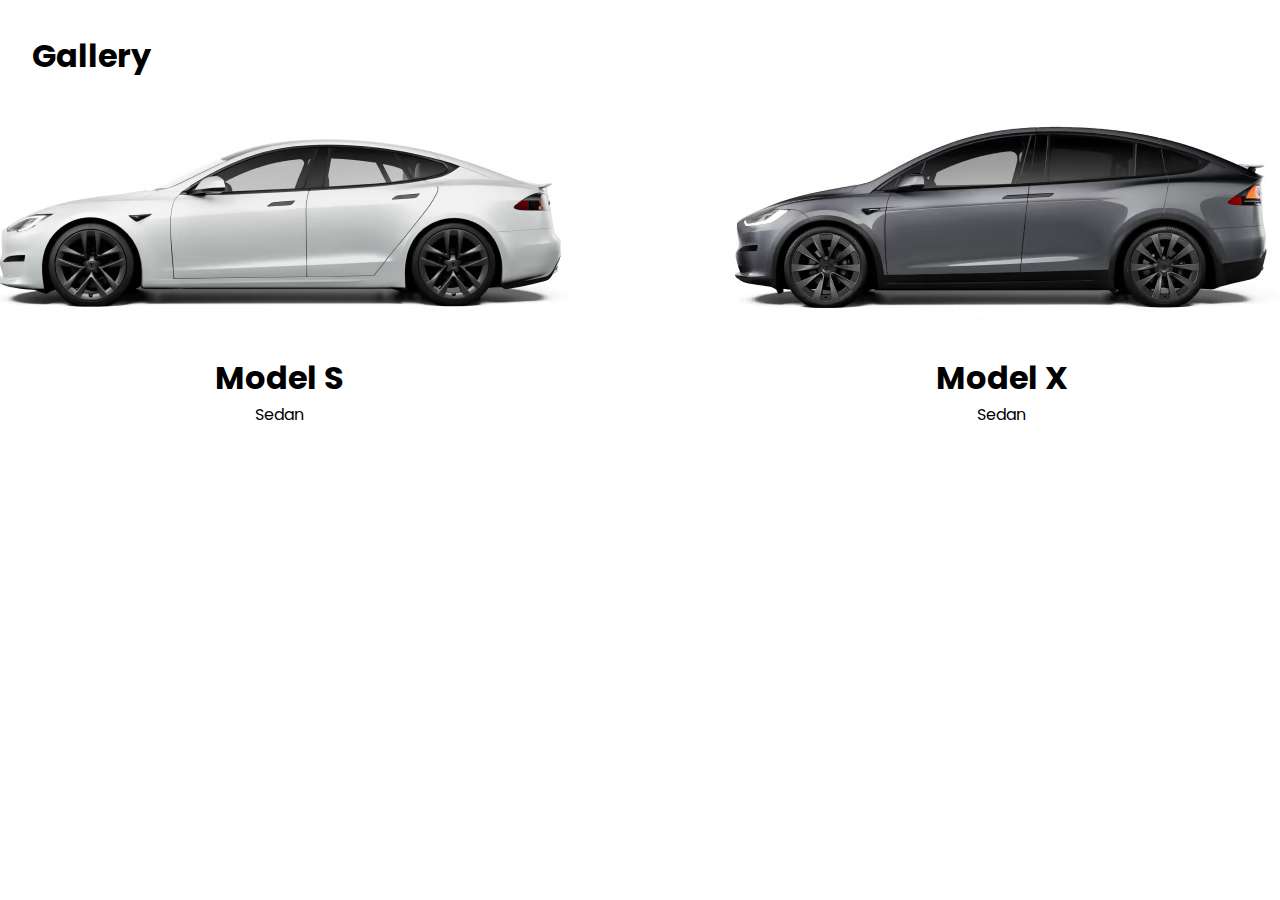
<file: gallery.html>
<!DOCTYPE html>
<html lang="en">
<head>
    <meta charset="UTF-8">
    <meta http-equiv="X-UA-Compatible" content="IE=edge">
    <meta name="viewport" content="width=device-width, initial-scale=1.0">
    <link rel="shortcut icon" href="./src/tesla_logo_icon_169601.png" type="image/x-icon">

    <title>Tesla | Gallery</title>
    <link rel="stylesheet" href="gallery.css">
</head>
<body>
    <div class="container">
        <h1>Gallery</h1>
        <div class="teammembers">

        </div>
    </div>    
    <script src="./gallery.js"></script>
</body>
</html>
</file>
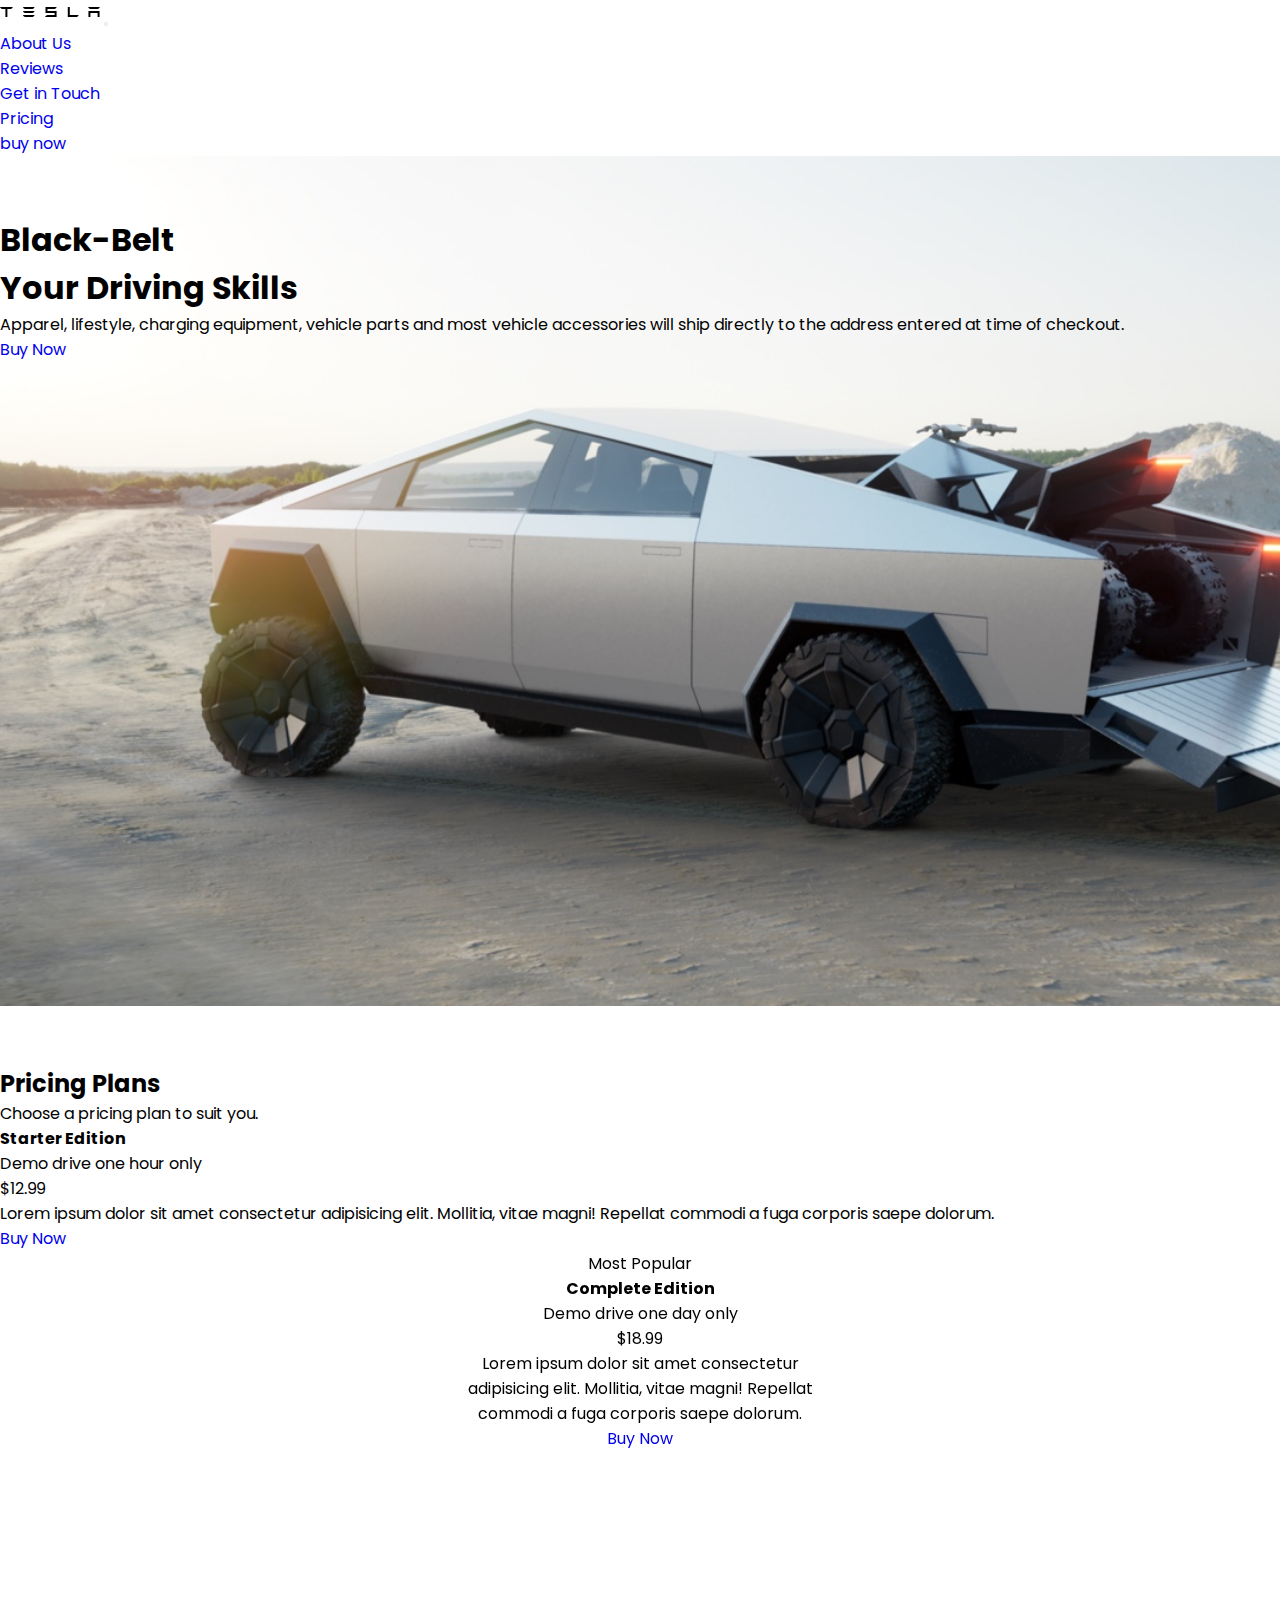
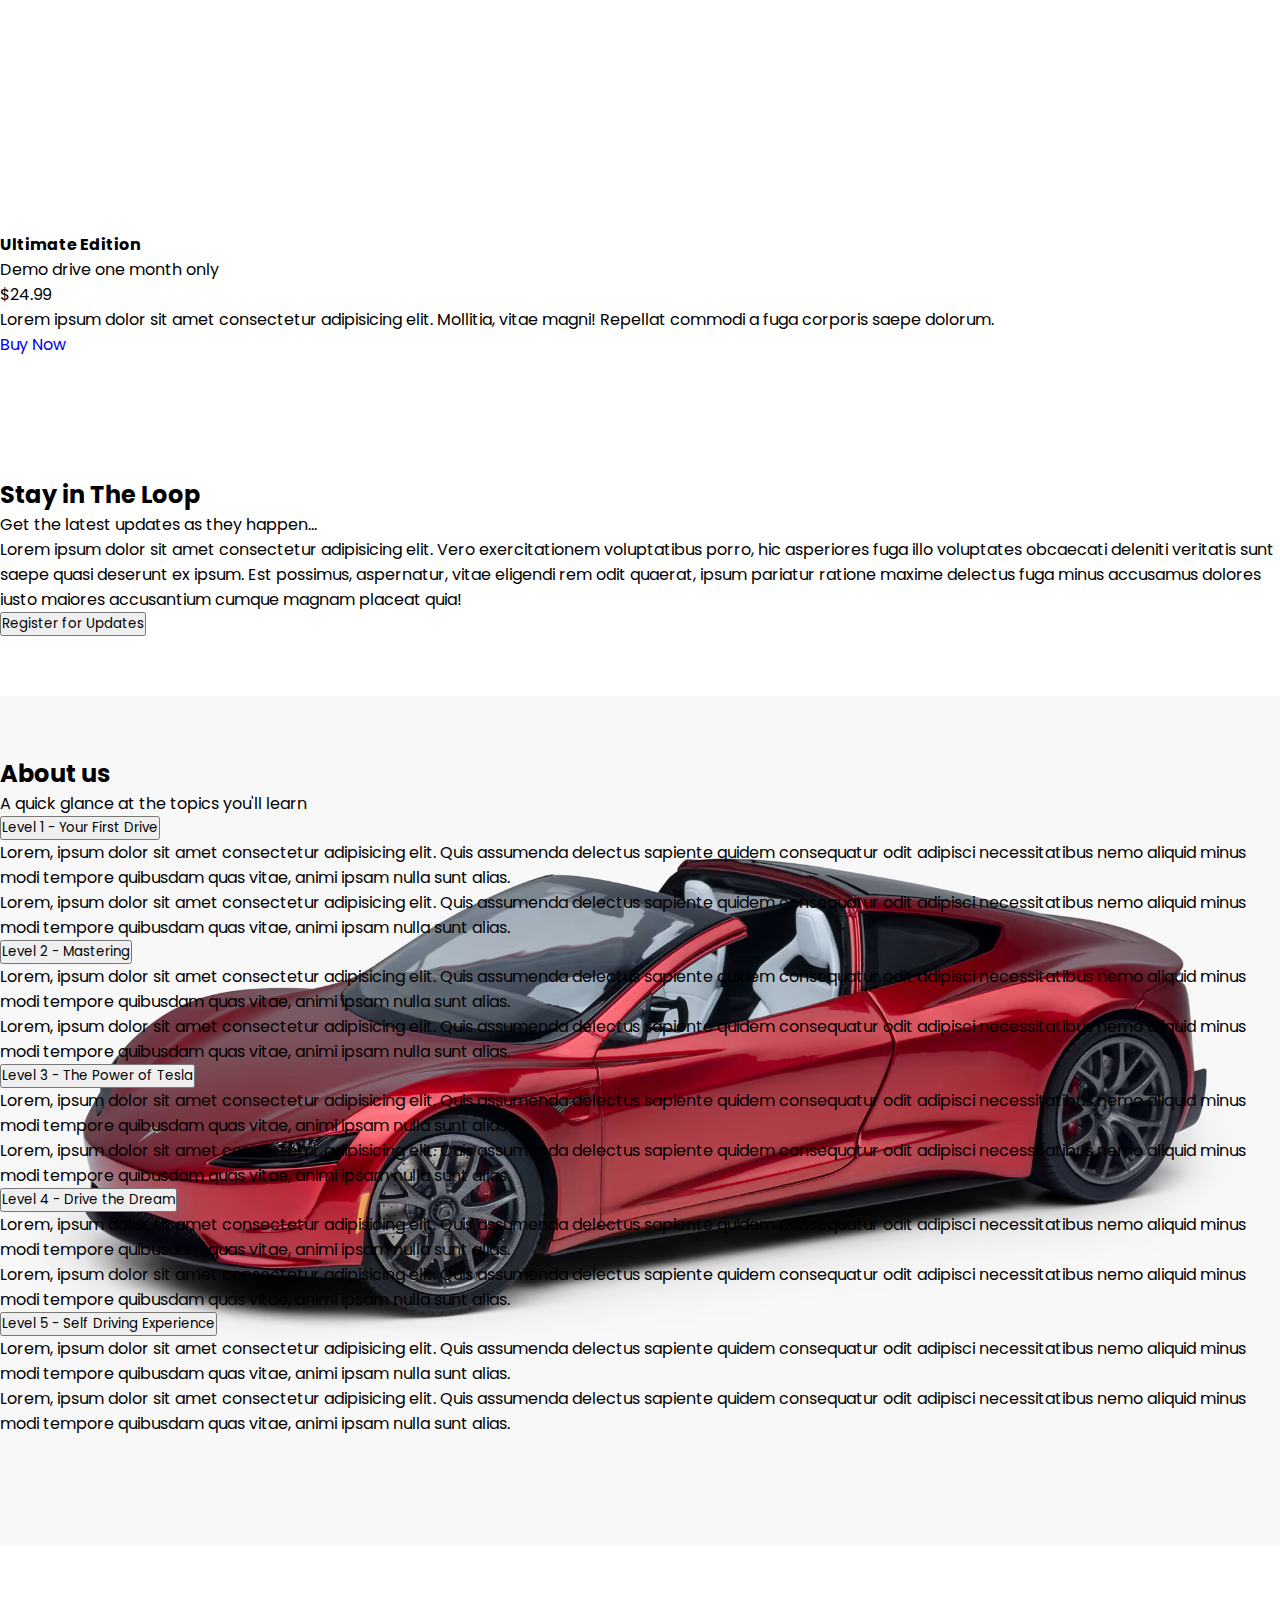
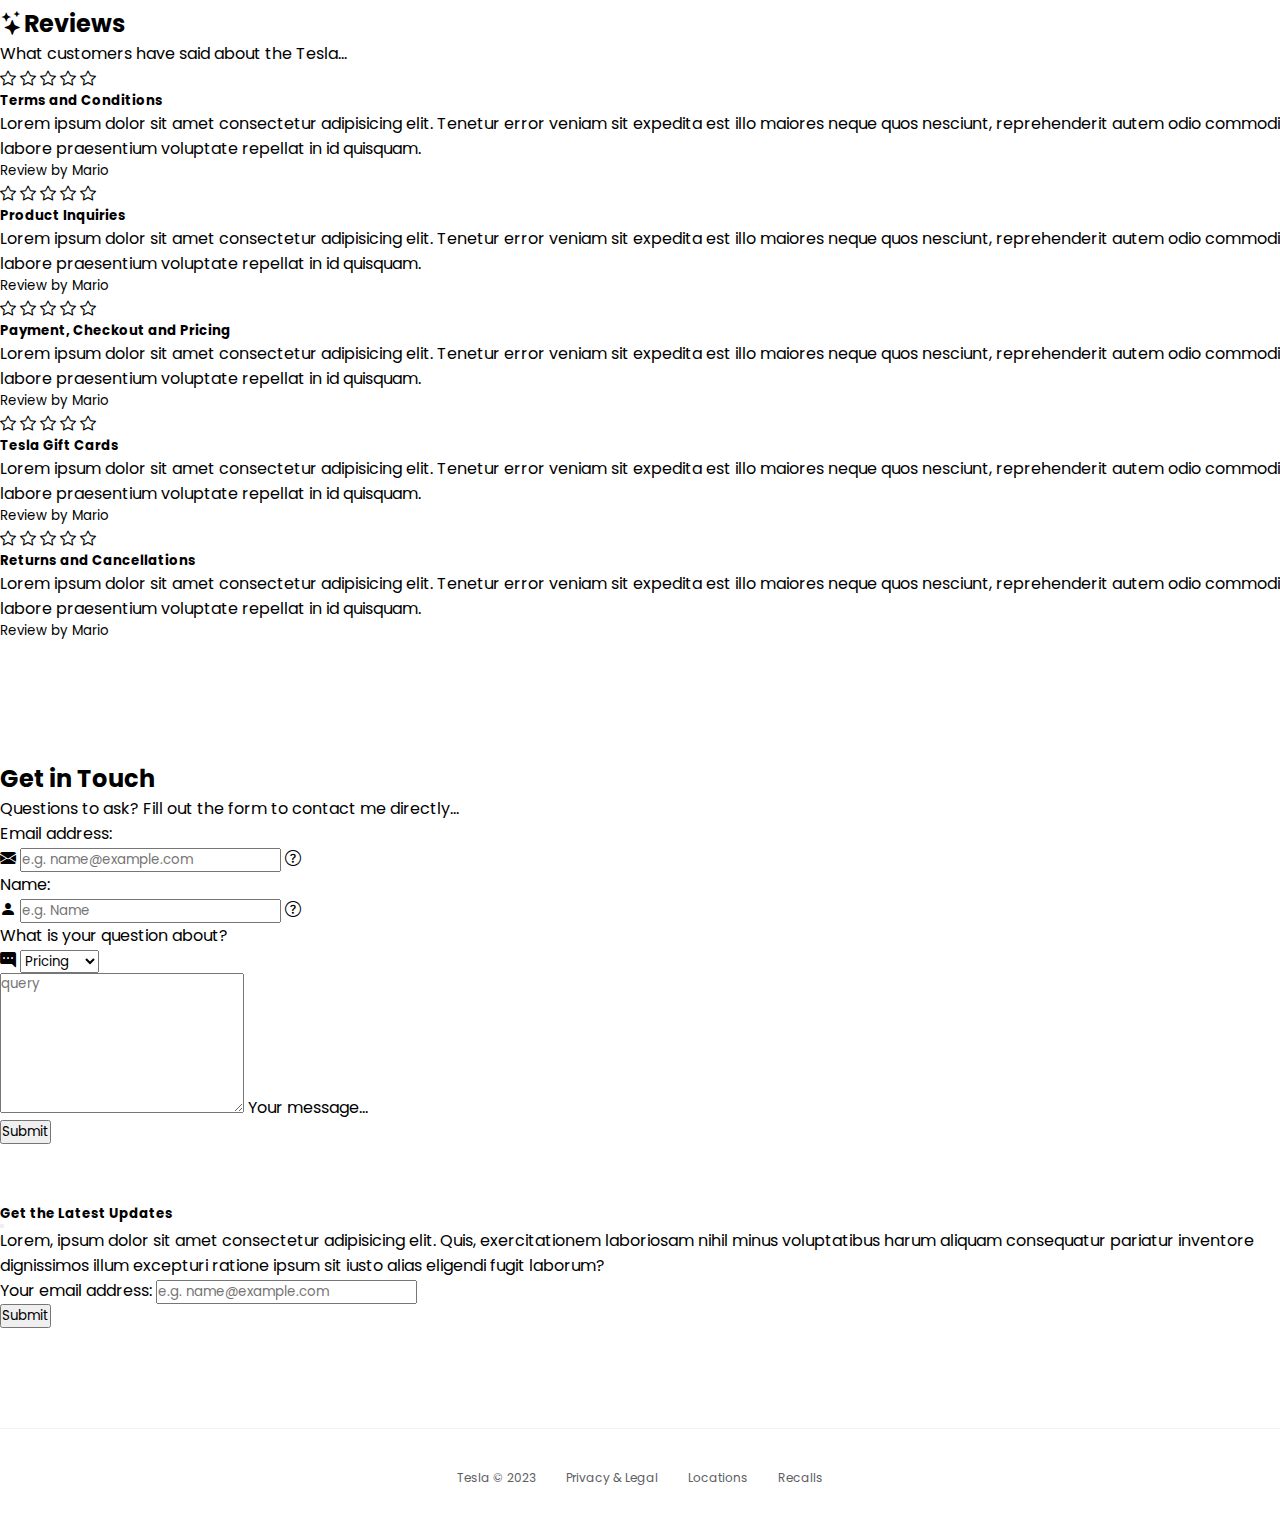
<file: html/aboutus.html>
<html lang="en">
<head>
  <meta charset="UTF-8">
  <meta http-equiv="X-UA-Compatible" content="IE=edge">
  <meta name="viewport" content="width=device-width, initial-scale=1.0">
  <title>Tesla | About us</title>
  <link rel="shortcut icon" href="../src/favicon.png" type="image/x-icon">
  <link href="https://cdn.jsdelivr.net/npm/bootstrap@5.3.0-alpha3/dist/css/bootstrap.min.css" rel="stylesheet" integrity="sha384-KK94CHFLLe+nY2dmCWGMq91rCGa5gtU4mk92HdvYe+M/SXH301p5ILy+dN9+nJOZ" crossorigin="anonymous">
  <link rel="stylesheet" href="https://cdn.jsdelivr.net/npm/bootstrap-icons@1.5.0/font/bootstrap-icons.css">
  <link href="../css/aboutus.css" rel="stylesheet">  
</head>
<body>

  <!-- navbar -->
  <nav class="navbar navbar-expand-md navbar-light pt-4 pb-4">

    <div class="container-xxl">
      <!-- tesla logo -->
      <a class="navbar-brand" href="../index.html ">        
          <img src="../src/logo.svg" alt="logo">        
      </a>

      <!-- toggle button for mobile burger button -->
      <button class="navbar-toggler" type="button" data-bs-toggle="collapse" data-bs-target="#main-nav" aria-controls="main-nav" aria-expanded="false" aria-label="Toggle navigation">
        <span class="navbar-toggler-icon"></span>
      </button>

      <!-- navbar links -->
      <div class="collapse navbar-collapse justify-content-end align-center" id="main-nav">

        <ul class="navbar-nav">
          <li class="nav-item">
            <a class="nav-link" href="#topics">About Us</a>
          </li>
          <li class="nav-item">
            <a class="nav-link" href="#reviews">Reviews</a>
          </li>
          <li class="nav-item">
            <a class="nav-link" href="#contact">Get in Touch</a>
          </li>
          <li class="nav-item d-md-none">
            <a class="nav-link" href="#pricing">Pricing</a>
          </li>
          <li class="nav-item ms-2 d-none d-md-inline" id="buyBtn">
            <a class="btn btn-secondary" href="#pricing">buy now</a>
          </li>          
        </ul>
      </div>

    </div>

  </nav>

  <!-- section Intro -->
  <section id="intro">
    <div class="container-lg">
      <div class="row g-4 justify-content-center align-items-center">
        <div class="col-md-5 text-center text-md-start">
          <h1>
            <div class="display-2">Black-Belt</div>
            <div class="display-5 text-muted">Your Driving Skills</div>
          </h1>
          <p class="lead my-4 text-muted">Apparel, lifestyle, charging equipment, vehicle parts and most vehicle accessories will ship directly to the address entered at time of checkout.</p>
          <a href="#pricing" class="btn btn-secondary btn-lg" id="buyBtn2">Buy Now</a>         
        </div>

        <div class="col-md-5 text-center d-none d-md-block">
          
        </div>
      </div>
    </div>
  </section>

  <!--Section  pricing-->
  <section id="pricing" class="bg-light">
    <div class="container-lg">
      <div class="text-center">
        <h2>Pricing Plans</h2>
        <p class="lead text-muted">Choose a pricing plan to suit you.</p>
      </div>

      <div class="row my-5 g-3 align-items-center justify-content-center">
        <!-- ------------ -->
        <div class="col-8 col-lg-4 col-xl-3">
          <div class="card border-0">
            <div class="card-body text-center py-4">
              <h4 class="card-title">Starter Edition</h4>
              <p class="lead card-subtitle">Demo drive one hour only</p>
              <p class="display-5 my-4 text-secondary fw-bold">$12.99</p>
              <p class="card-text mx-5 text-muted d-none d-lg-block">Lorem ipsum dolor sit amet consectetur adipisicing elit. Mollitia, vitae magni! Repellat commodi a fuga corporis saepe dolorum.</p>
              <a href="#" class="btn btn-outline-secondary btn-lg mt-3">
                Buy Now
              </a>
            </div>
          </div>
        </div>
      <!-- ----------------------------------------------- -->
      <div class="col-9 col-lg-4">
        <div class="flip-card" onclick="flipcard(this)">
            <div class="flip-card-inner">
                <div class="flip-card-front">
                    <div class="card border-secondary border-2">
                        <div class="card-header text-center text-secondary">Most Popular</div>
                        <div class="card-body text-center py-5">
                          <h4 class="card-title pb-5">Complete Edition</h4>
                          <p class="lead card-subtitle">Demo drive one day only</p>
                          <p class="display-4 my-4 text-secondary fw-bold">$18.99</p>
                          <p class="card-text mx-5 text-muted d-none d-lg-block">Lorem ipsum dolor sit amet consectetur adipisicing elit. Mollitia, vitae magni! Repellat commodi a fuga corporis saepe dolorum.</p>
                          <a href="#" class="btn btn-outline-secondary btn-lg mt-3">
                            Buy Now
                          </a>
                        </div>
                      </div>
                </div>
                <div class="flip-card-back">
                    <div class="card border-secondary border-2">
                        <div class="card-header text-center text-secondary">Cybertruck</div>
                        <div class="card-body text-center py-5 bg-dark" >
                          <img src="../src/cyberwt.avif" alt="cyber" width="250" height="100">
                          <p class="lead card-subtitle text-light">Demo drive one day only</p>
                          <p class="display-4 my-4 text-light fw-bold">$188.99</p>
                          <p class="card-text mx-5 text-light d-none d-lg-block">Lorem ipsum dolor sit amet consectetur adipisicing elit. Mollitia, vitae magni! Repellat commodi a fuga corporis saepe dolorum.</p>
                          <a href="#" class="btn btn-outline-light btn-lg mt-3">
                            Buy Now
                          </a>
                        </div>
                      </div>
                </div>
            </div>
        </div>
        </div>
        <!-- ------------------------------------------- -->
    
        <div class="col-8 col-lg-4 col-xl-3">
          <div class="card border-0">
            <div class="card-body text-center py-4">
              <h4 class="card-title">Ultimate Edition</h4>
              <p class="lead card-subtitle">Demo drive one month only</p>
              <p class="display-5 my-4 text-secondary fw-bold">$24.99</p>
              <p class="card-text mx-5 text-muted d-none d-lg-block">Lorem ipsum dolor sit amet consectetur adipisicing elit. Mollitia, vitae magni! Repellat commodi a fuga corporis saepe dolorum.</p>
              <a href="#" class="btn btn-outline-secondary btn-lg mt-3">
                Buy Now
              </a>
            </div>
          </div>
        </div>
        <!-- --------------------------- -->
    
        </div>
    </div>
  </section>

  <!-- Section Stay in the loop -->
  <section >
    <div class="container">
      <div class="text-center">
        <h2>Stay in The Loop</h2>
        <p class="lead">Get the latest updates as they happen...</p>
      </div>
      <div class="row justify-content-center">
        <div class="col-md-8 text-center">
          <p class="text-muted my-4">Lorem ipsum dolor sit amet consectetur adipisicing elit. Vero exercitationem voluptatibus porro, hic asperiores fuga illo voluptates obcaecati deleniti veritatis sunt saepe quasi deserunt ex ipsum. Est possimus, aspernatur, vitae eligendi rem odit quaerat, ipsum pariatur ratione maxime delectus fuga minus accusamus dolores iusto maiores accusantium cumque magnam placeat quia!</p>
          <button class="btn btn-secondary" data-bs-toggle="modal" data-bs-target="#reg-modal">
            Register for Updates
          </button>
        </div>
      </div>
    </div>
  </section>

  <!-- Section topics  -->
  <section id="topics">
    <div class="container-md">
      <div class="text-center">
        <h2 class="display-5">About us</h2>
        <p class="lead text-muted">A quick glance at the topics you'll learn</p>
      </div>
      <div class="row my-5 g-5 justify-content-around align-items-center tesla-acord">
        <div class="col-6 col-lg-4">

        </div>
        <div class="col-lg-6">
          
          <!-- accordion -->
          <div class="accordion" id="chapters">
            <div class="accordion-item">
              <h2 class="accordion-header" id="heading-1">
                <button class="accordion-button" type="button" data-bs-toggle="collapse" data-bs-target="#chapter-1" aria-expanded="true" aria-controls="chapter-1">
                  Level 1 - Your First Drive
                </button>
              </h2>
              <div id="chapter-1" class="accordion-collapse collapse show" aria-labelledby="heading-1" data-bs-parent="#chapters">
                <div class="accordion-body">
                  <p>Lorem, ipsum dolor sit amet consectetur adipisicing elit. Quis assumenda delectus sapiente quidem consequatur odit adipisci necessitatibus nemo aliquid minus modi tempore quibusdam quas vitae, animi ipsam nulla sunt alias.</p>
                  <p>Lorem, ipsum dolor sit amet consectetur adipisicing elit. Quis assumenda delectus sapiente quidem consequatur odit adipisci necessitatibus nemo aliquid minus modi tempore quibusdam quas vitae, animi ipsam nulla sunt alias.</p>
                </div>
              </div>
            </div>
            <div class="accordion-item">
              <h2 class="accordion-header" id="heading-2">
                <button class="accordion-button collapsed" type="button" data-bs-toggle="collapse" data-bs-target="#chapter-2" aria-expanded="false" aria-controls="chapter-2">
                  Level 2 - Mastering
                </button>
              </h2>
              <div id="chapter-2" class="accordion-collapse collapse" aria-labelledby="heading-2" data-bs-parent="#chapters">
                <div class="accordion-body">
                  <p>Lorem, ipsum dolor sit amet consectetur adipisicing elit. Quis assumenda delectus sapiente quidem consequatur odit adipisci necessitatibus nemo aliquid minus modi tempore quibusdam quas vitae, animi ipsam nulla sunt alias.</p>
                  <p>Lorem, ipsum dolor sit amet consectetur adipisicing elit. Quis assumenda delectus sapiente quidem consequatur odit adipisci necessitatibus nemo aliquid minus modi tempore quibusdam quas vitae, animi ipsam nulla sunt alias.</p>
                </div>
              </div>
            </div>
            <div class="accordion-item">
              <h2 class="accordion-header" id="heading-3">
                <button class="accordion-button collapsed" type="button" data-bs-toggle="collapse" data-bs-target="#chapter-3" aria-expanded="false" aria-controls="chapter-1">
                  Level 3 - The Power of Tesla
                </button>
              </h2>
              <div id="chapter-3" class="accordion-collapse collapse" aria-labelledby="heading-3" data-bs-parent="#chapters">
                <div class="accordion-body">
                  <p>Lorem, ipsum dolor sit amet consectetur adipisicing elit. Quis assumenda delectus sapiente quidem consequatur odit adipisci necessitatibus nemo aliquid minus modi tempore quibusdam quas vitae, animi ipsam nulla sunt alias.</p>
                  <p>Lorem, ipsum dolor sit amet consectetur adipisicing elit. Quis assumenda delectus sapiente quidem consequatur odit adipisci necessitatibus nemo aliquid minus modi tempore quibusdam quas vitae, animi ipsam nulla sunt alias.</p>
                </div>
              </div>
            </div>
            <div class="accordion-item">
              <h2 class="accordion-header" id="heading-4">
                <button class="accordion-button collapsed" type="button" data-bs-toggle="collapse" data-bs-target="#chapter-4" aria-expanded="false" aria-controls="chapter-4">
                  Level 4 - Drive the Dream
                </button>
              </h2>
              <div id="chapter-4" class="accordion-collapse collapse" aria-labelledby="heading-4" data-bs-parent="#chapters">
                <div class="accordion-body">
                  <p>Lorem, ipsum dolor sit amet consectetur adipisicing elit. Quis assumenda delectus sapiente quidem consequatur odit adipisci necessitatibus nemo aliquid minus modi tempore quibusdam quas vitae, animi ipsam nulla sunt alias.</p>
                  <p>Lorem, ipsum dolor sit amet consectetur adipisicing elit. Quis assumenda delectus sapiente quidem consequatur odit adipisci necessitatibus nemo aliquid minus modi tempore quibusdam quas vitae, animi ipsam nulla sunt alias.</p>
                </div>
              </div>
            </div>
            <div class="accordion-item">
              <h2 class="accordion-header" id="heading-5">
                <button class="accordion-button collapsed" type="button" data-bs-toggle="collapse" data-bs-target="#chapter-5" aria-expanded="false" aria-controls="chapter-5">
                  Level 5 - Self Driving Experience
                </button>
              </h2>
              <div id="chapter-5" class="accordion-collapse collapse" aria-labelledby="heading-5" data-bs-parent="#chapters">
                <div class="accordion-body">
                  <p>Lorem, ipsum dolor sit amet consectetur adipisicing elit. Quis assumenda delectus sapiente quidem consequatur odit adipisci necessitatibus nemo aliquid minus modi tempore quibusdam quas vitae, animi ipsam nulla sunt alias.</p>
                  <p>Lorem, ipsum dolor sit amet consectetur adipisicing elit. Quis assumenda delectus sapiente quidem consequatur odit adipisci necessitatibus nemo aliquid minus modi tempore quibusdam quas vitae, animi ipsam nulla sunt alias.</p>
                </div>
              </div>
            </div>
          </div>

        </div>
      </div>
    </div>
  </section>

  <!-- Section reviews -->
  <section id="reviews">
    <div class="container-lg">
      <div class="text-center">
        <h2><i class="bi bi-stars text-dark"></i>Reviews</h2>
        <p class="lead">What customers have said about the Tesla...</p>
      </div>

      <div class="row justify-content-center my-5">
        <div class="col-lg-8">
          <div class="list-group">
            <div class="list-group-item py-3">
              <div class="pb-2">
                <i class="bi bi-star text-warning"></i>
                <i class="bi bi-star text-warning"></i>
                <i class="bi bi-star text-warning"></i>
                <i class="bi bi-star text-warning"></i>
                <i class="bi bi-star text-warning"></i>
              </div>
              <h5 class="mb-1 fw-bold">Terms and Conditions</h5>
              <p class="mb-1">Lorem ipsum dolor sit amet consectetur adipisicing elit. Tenetur error veniam sit expedita est illo maiores neque quos nesciunt, reprehenderit autem odio commodi labore praesentium voluptate repellat in id quisquam.</p>
              <small>Review by Mario</small>
            </div>
            <div class="list-group-item py-3">
              <div class="pb-2">
                <i class="bi bi-star text-warning"></i>
                <i class="bi bi-star text-warning"></i>
                <i class="bi bi-star text-warning"></i>
                <i class="bi bi-star text-warning"></i>
                <i class="bi bi-star text-warning"></i>
              </div>
              <h5 class="mb-1 fw-bold">Product Inquiries</h5>
              <p class="mb-1">Lorem ipsum dolor sit amet consectetur adipisicing elit. Tenetur error veniam sit expedita est illo maiores neque quos nesciunt, reprehenderit autem odio commodi labore praesentium voluptate repellat in id quisquam.</p>
              <small>Review by Mario</small>
            </div>
            <div class="list-group-item py-3">
              <div class="pb-2">
                <i class="bi bi-star text-warning"></i>
                <i class="bi bi-star text-warning"></i>
                <i class="bi bi-star text-warning"></i>
                <i class="bi bi-star text-warning"></i>
                <i class="bi bi-star text-warning"></i>
              </div>
              <h5 class="mb-1 fw-bold">Payment, Checkout and Pricing</h5>
              <p class="mb-1">Lorem ipsum dolor sit amet consectetur adipisicing elit. Tenetur error veniam sit expedita est illo maiores neque quos nesciunt, reprehenderit autem odio commodi labore praesentium voluptate repellat in id quisquam.</p>
              <small>Review by Mario</small>
            </div>
            <div class="list-group-item py-3">
              <div class="pb-2">
                <i class="bi bi-star text-warning"></i>
                <i class="bi bi-star text-warning"></i>
                <i class="bi bi-star text-warning"></i>
                <i class="bi bi-star text-warning"></i>
                <i class="bi bi-star text-warning"></i>
              </div>
              <h5 class="mb-1 fw-bold">Tesla Gift Cards</h5>
              <p class="mb-1">Lorem ipsum dolor sit amet consectetur adipisicing elit. Tenetur error veniam sit expedita est illo maiores neque quos nesciunt, reprehenderit autem odio commodi labore praesentium voluptate repellat in id quisquam.</p>
              <small>Review by Mario</small>
            </div>
            <div class="list-group-item py-3">
              <div class="pb-2">
                <i class="bi bi-star text-warning"></i>
                <i class="bi bi-star text-warning"></i>
                <i class="bi bi-star text-warning"></i>
                <i class="bi bi-star text-warning"></i>
                <i class="bi bi-star text-warning"></i>
              </div>
              <h5 class="mb-1 fw-bold">Returns and Cancellations</h5>
              <p class="mb-1">Lorem ipsum dolor sit amet consectetur adipisicing elit. Tenetur error veniam sit expedita est illo maiores neque quos nesciunt, reprehenderit autem odio commodi labore praesentium voluptate repellat in id quisquam.</p>
              <small>Review by Mario</small>
            </div>
          </div>
        </div>
      </div>
    </div>
  </section>

  <!-- Section Contact -->
  <section id="contact">
    <div class="container-lg">
      
      <div class="text-center">
        <h2>Get in Touch</h2>
        <p class="lead">Questions to ask? Fill out the form to contact me directly...</p>
      </div>
      <div class="row justify-content-center my-5">
        <div class="col-lg-6">
          
          <form>
            <label for="email" class="form-label">Email address:</label>
            <div class="input-group mb-4">
              <span class="input-group-text">
                <i class="bi bi-envelope-fill text-secondary"></i>
              </span>
              <input type="text" id="email" class="form-control" placeholder="e.g. name@example.com" />
              <!-- tooltip 1-->
              <span class="input-group-text">
                <span class="tt" data-bs-placement="bottom" title="Enter an email address we can reply to.">
                  <i class="bi bi-question-circle text-muted"></i>
                </span>
              </span>
            </div>
            <label for="name" class="form-label">Name:</label>
            <div class="mb-4 input-group">
              <span class="input-group-text">
                <i class="bi bi-person-fill text-secondary"></i>
              </span>
              <input type="text" id="name" class="form-control" placeholder="e.g. Name" />
              <!-- tooltip 2-->
              <span class="input-group-text">
                <span class="tt" data-bs-placement="bottom" title="Pretty self explanatory really...">
                  <i class="bi bi-question-circle text-muted"></i>
                </span>
              </span>
            </div>
            <label for="subject" class="form-label">What is your question about?</label>
            <div class="mb-4 input-group">
              <span class="input-group-text">
                <i class="bi bi-chat-right-dots-fill text-secondary"></i>
              </span>
              <select class="form-select" id="subject">
                <option value="pricing" selected>Pricing</option>
                <option value="content">Content</option>
                <option value="other">Other</option>
              </select>
            </div>
            <div class="mb-4 mt-5 form-floating">
              <textarea class="form-control" id="query" style="height: 140px" placeholder="query"></textarea>
              <label for="query">Your message...</label>
            </div>
            <div class="mb-4 text-center">
              <button type="submit" class="btn btn-secondary">Submit</button>
            </div>
          </form>
        </div>
      </div>
    </div>
  </section>

  

  <!-- Update modal -->
  <div class="modal fade" id="reg-modal" tabindex="-1" aria-labelledby="modal-title" aria-hidden="true">
    <div class="modal-dialog">
      <div class="modal-content">
        <div class="modal-header">
          <h5 class="modal-title" id="modal-title">Get the Latest Updates</h5>
          <button type="button" class="btn-close" data-bs-dismiss="modal" aria-label="Close"></button>
        </div>
        <div class="modal-body">
          <p>Lorem, ipsum dolor sit amet consectetur adipisicing elit. Quis, exercitationem laboriosam nihil minus voluptatibus harum aliquam consequatur pariatur inventore dignissimos illum excepturi ratione ipsum sit iusto alias eligendi fugit laborum?</p>
          <label for="modal-email" class="form-label">Your email address:</label>
          <input type="text" class="form-control" id="modal-email" placeholder="e.g. name@example.com">
        </div>
        <div class="modal-footer">
          <button type="button" class="btn btn-secondary">Submit</button>
        </div>
      </div>
    </div>
  </div>

  
<!-- Footer -->
  <footer>       
    <div class="copyright">
        <a href="#">Tesla © 2023</a>
        <a href="#">Privacy & Legal</a>
        <a href="#">Locations</a>
        <a href="#">Recalls</a>
    </div>
</footer>

<!-- scroll to top button -->
<button type="button" class="btn btn-secondary btn-floating btn-lg rounded-pill" id="btn-back-to-top">
        <i class="bi bi-box-arrow-up"></i> On Top
</button>

  <script src="https://code.jquery.com/jquery-3.5.1.min.js"></script>
  <script src="https://cdn.jsdelivr.net/npm/bootstrap@5.0.1/dist/js/bootstrap.bundle.min.js" integrity="sha384-gtEjrD/SeCtmISkJkNUaaKMoLD0//ElJ19smozuHV6z3Iehds+3Ulb9Bn9Plx0x4" crossorigin="anonymous"></script>
  <script src="../js/aboutus.js"></script>
  <script src="../js/aboutus3d.js"></script>
</body>
</html>
</file>
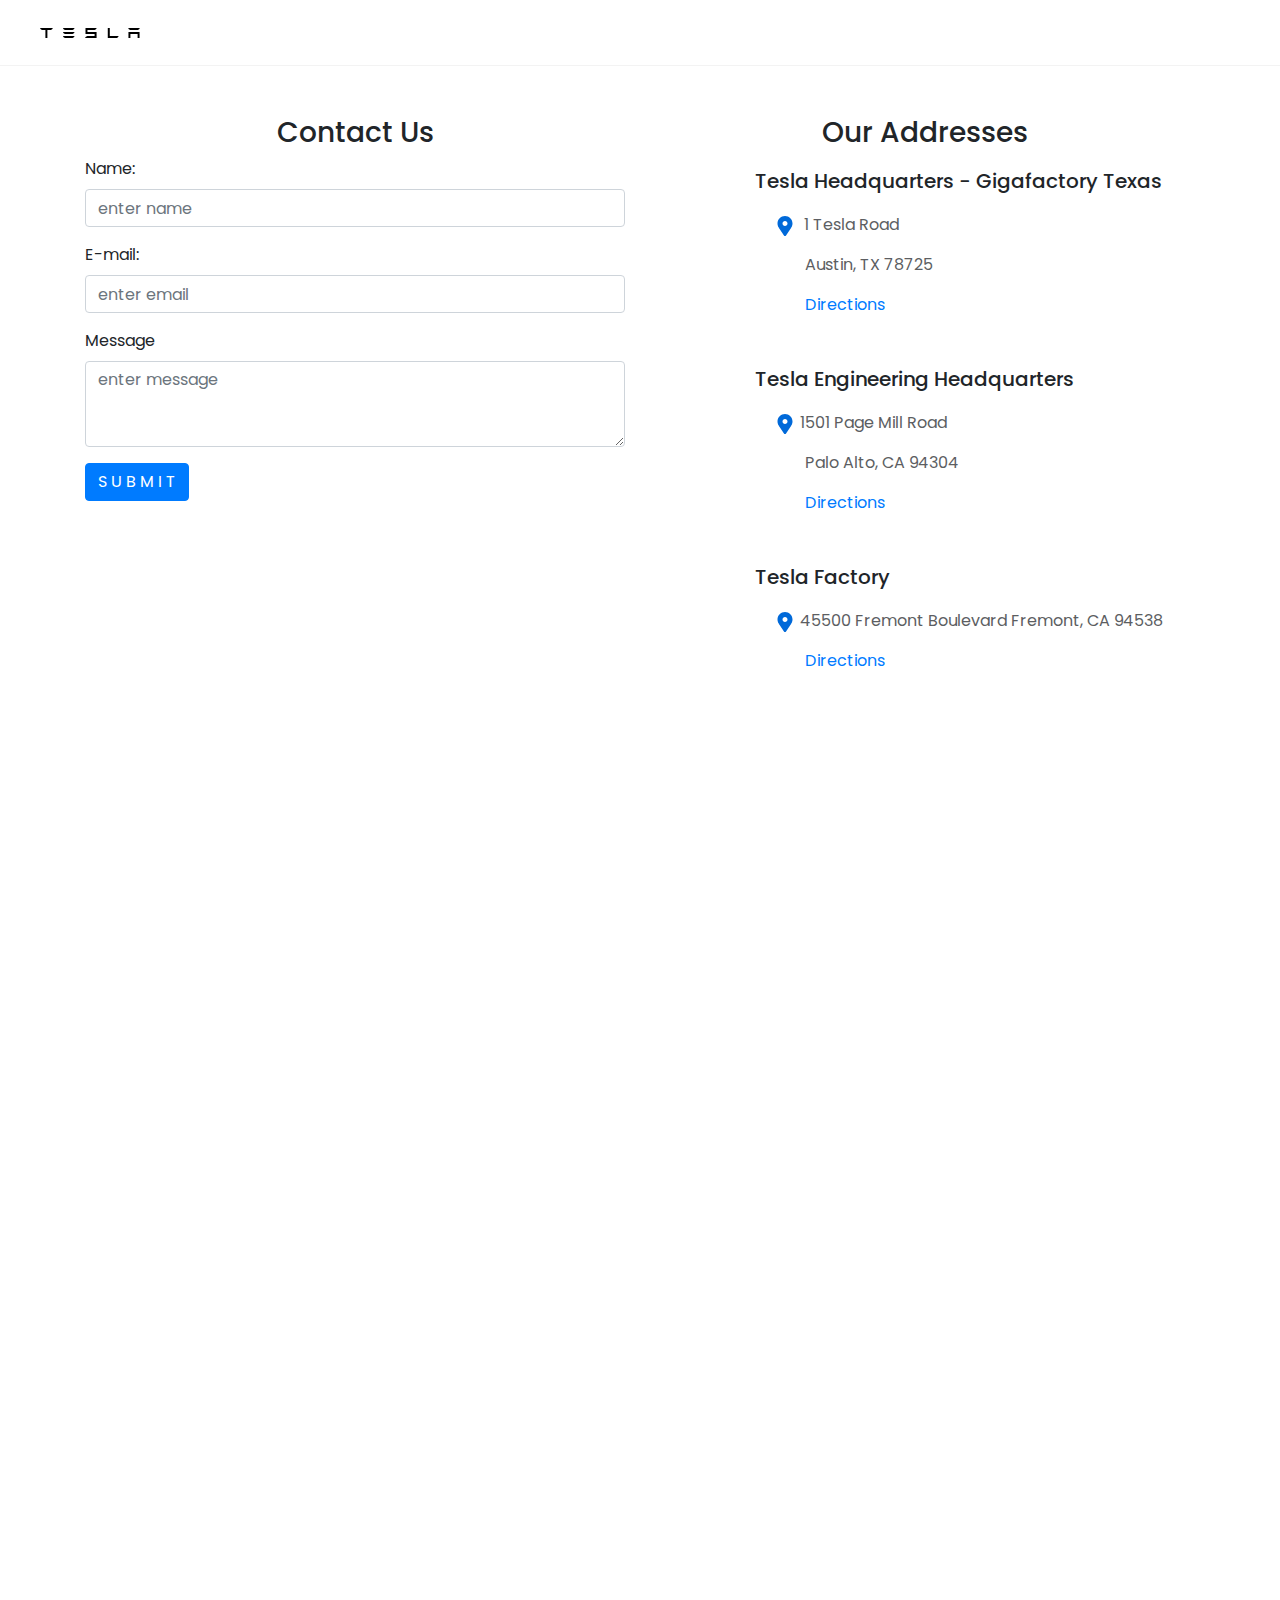
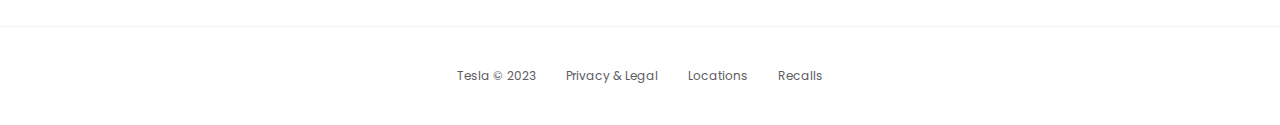
<file: html/contact.html>
<!DOCTYPE html>
<html lang="en">
<head>
    <meta charset="UTF-8">
    <meta http-equiv="X-UA-Compatible" content="IE=edge">
    <meta name="viewport" content="width=device-width, initial-scale=1.0">
    <title>Tesla | Contact us</title>
    <link rel="shortcut icon" href="../src/favicon.png" type="image/x-icon">
    <link rel="stylesheet" href="../css/contact.css">
    <script src="https://code.jquery.com/jquery-3.6.0.min.js"></script>
    <link rel="stylesheet" href="https://maxcdn.bootstrapcdn.com/bootstrap/4.5.2/css/bootstrap.min.css">
    <script src="https://maxcdn.bootstrapcdn.com/bootstrap/4.5.2/js/bootstrap.min.js"></script>
</head>
<body>
    <header>
        <a href="../index.html">
            <img src="../src/logo.svg" alt="logo">
        </a>
    </header> 
    
    
    <div class="container">
        <div class="row">
          <div class="col">
            <h3>Contact Us</h3>
        <form id="contact-form">
            <div class="form-group">
                <label for="name">Name:</label>
                <input type="text" placeholder="enter name"  id="name" class="form-control">
            </div> 

            <div class="form-group">
                <label for="email">E-mail:</label>
                <input type="email" placeholder="enter email"  id="email" class="form-control">
             </div>

            <div class="form-group">
                <label for="message">Message</label>
                <textarea id="message" placeholder="enter message" rows="3"  class="form-control"></textarea>
            </div>
            <button type="submit" class="btn btn-primary">S U B M I T</button>     
        </form>

        <div id="form-result" class="mt-3"></div>
          </div>


          <div class="col">
            <h3>Our Addresses</h3>
            <div class="adreses">
                <div>
                    <h5>Tesla Headquarters - Gigafactory Texas</h5>
                    <p class="text1"><img class="location" src="../src/location.svg" alt="location">
                        1 Tesla Road</p>
                    <p class="text2">Austin, TX 78725</p>
                    <a href="#">Directions</a>    
                </div>

                <div>
                    <h5>Tesla Engineering Headquarters</h5>
                    <p class="text1"><img class="location" src="../src/location.svg" alt="location">1501 Page Mill Road</p>
                    <p class="text2">Palo Alto, CA 94304</p>
                    <a href="#">Directions</a>    
                </div>
                
                <div>
                    <h5>Tesla Factory</h5>
                    <p class="text1"><img class="location" src="../src/location.svg" alt="location">45500 Fremont Boulevard Fremont, CA 94538</p>
                    <a href="#">Directions</a>    
                </div>            
            </div>
          </div>
        </div>
    </div>
   
    <iframe src="https://www.google.com/maps/embed?pb=!1m18!1m12!1m3!1d16399.72025427826!2d-97.63431392493939!3d30.219491416090495!2m3!1f0!2f0!3f0!3m2!1i1024!2i768!4f13.1!3m3!1m2!1s0x8644b7fc8c58e725%3A0x6fa2f52726e62dea!2sTesla%20Giga%20Texas!5e0!3m2!1ska!2sge!4v1683824363817!5m2!1ska!2sge" width="800" height="600" style="border:0;" allowfullscreen="" loading="lazy" referrerpolicy="no-referrer-when-downgrade"></iframe>

    <footer>       
        <div class="copyright">
            <a href="#">Tesla © 2023</a>
            <a href="#">Privacy & Legal</a>
            <a href="#">Locations</a>
            <a href="#">Recalls</a>
        </div>
    </footer>
   
    

    <script src="../js/contact.js"></script>
</body>
</html>
</file>
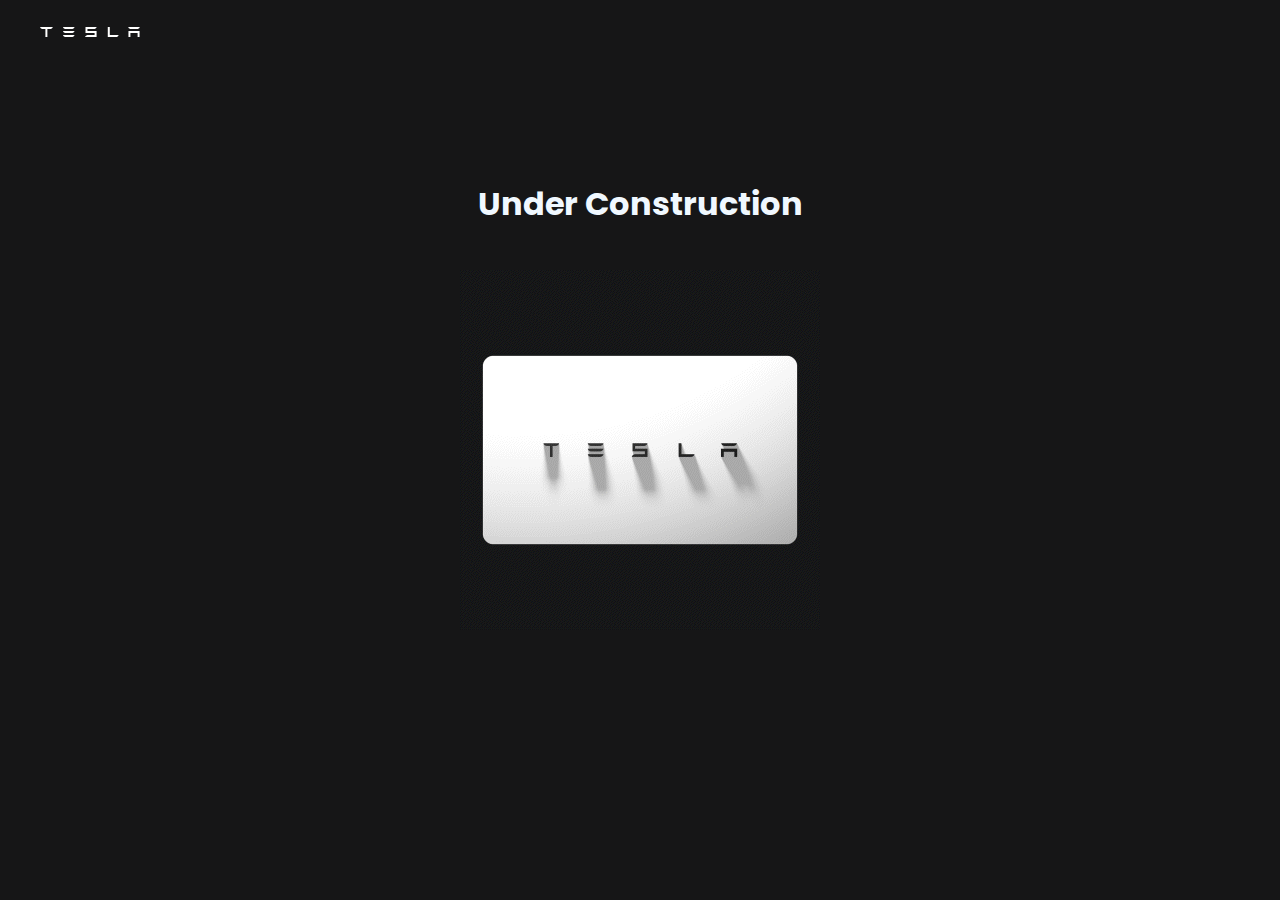
<file: html/default.html>
<!DOCTYPE html>
<html lang="en">
<head>
    <meta charset="UTF-8">
    <meta http-equiv="X-UA-Compatible" content="IE=edge">
    <meta name="viewport" content="width=device-width, initial-scale=1.0">
    <title>Tesla | Default</title>
    <link rel="stylesheet" href="../css/default.css">
    <link rel="shortcut icon" href="../src/favicon.png" type="image/x-icon">
</head>
<body>
    <img src="../src/tesla_mobile.gif" alt="gif">
    <h1>Under Construction</h1>
    <a href="../index.html">
        <img src="../src/logoWhite.svg" alt="logo">
    </a>
</body>
</html>
</file>
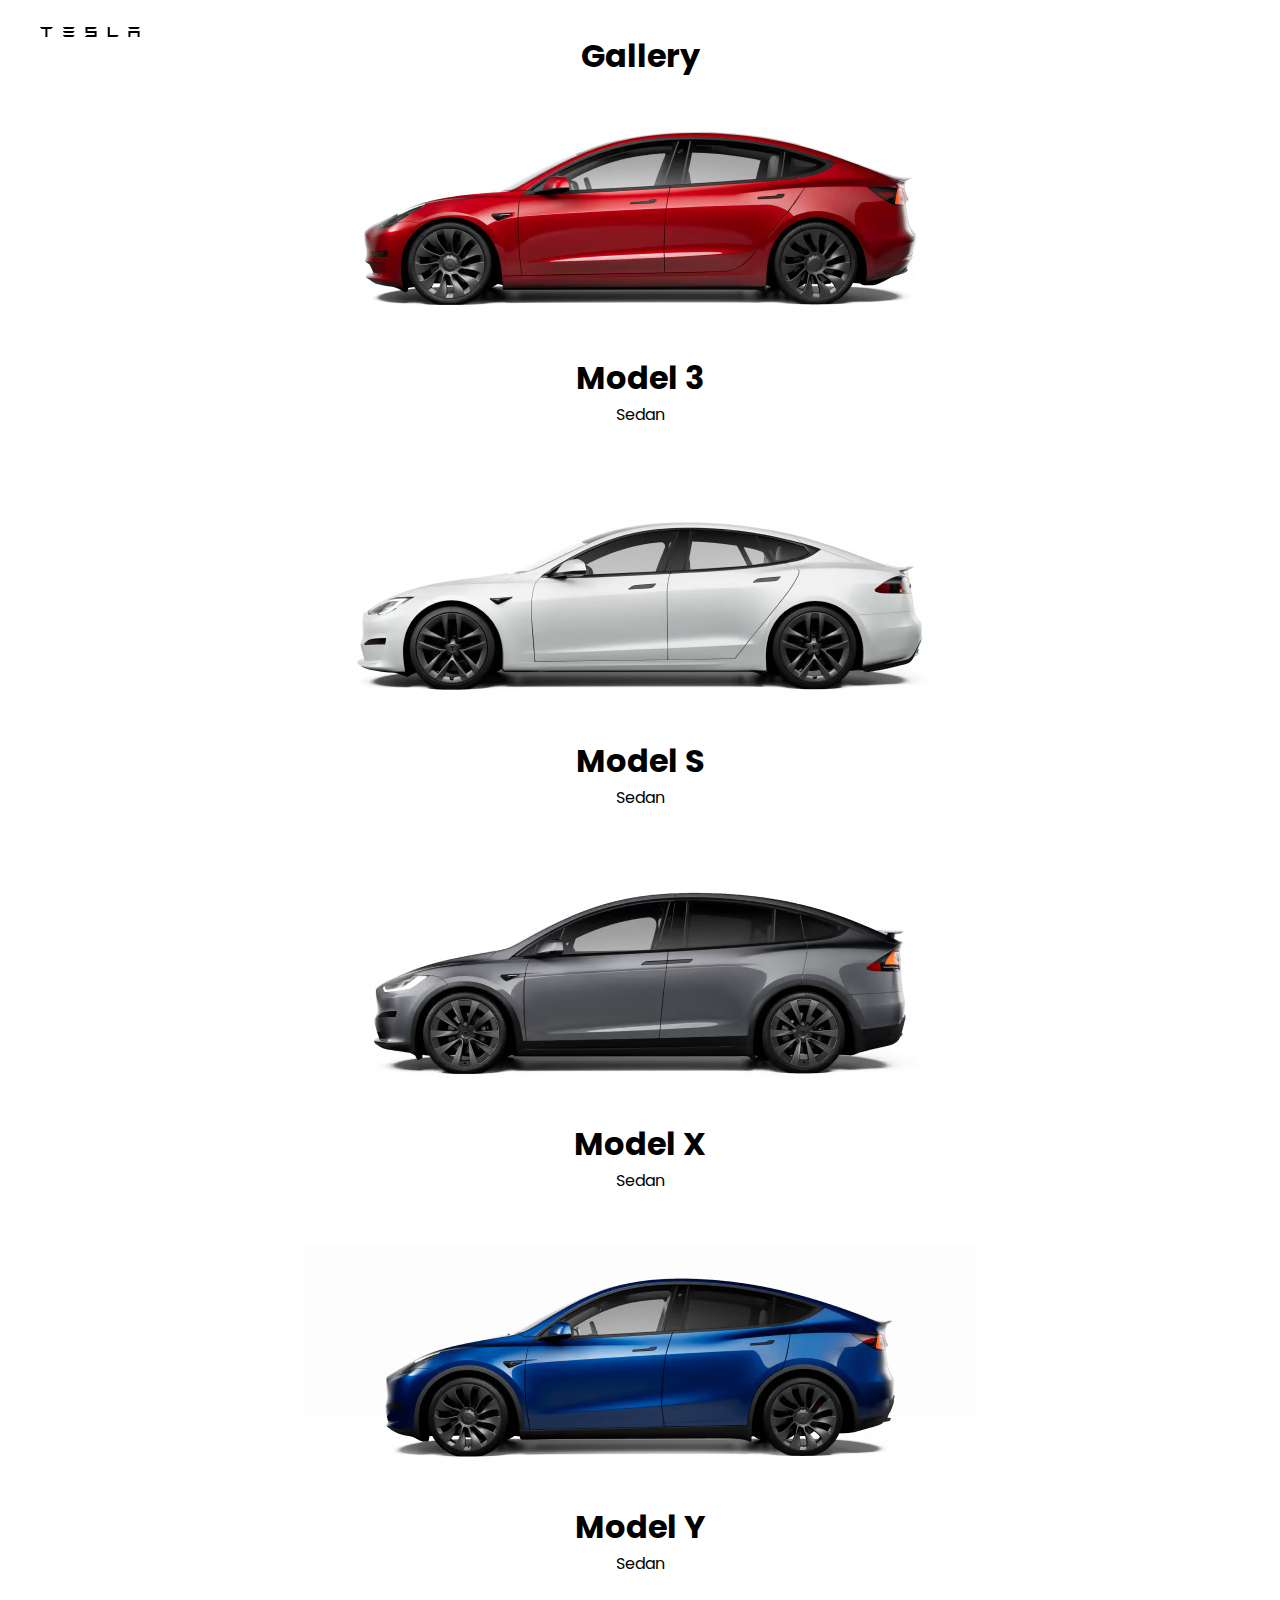
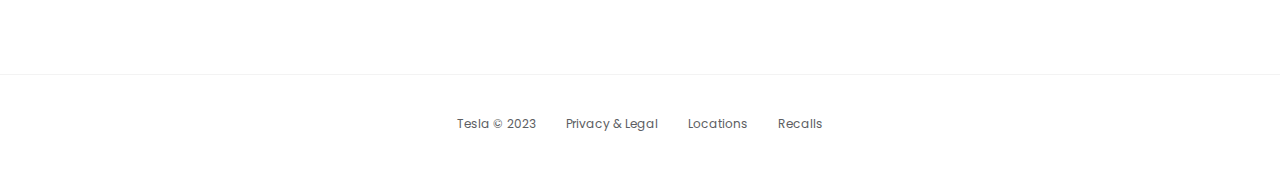
<file: html/gallery.html>
<!DOCTYPE html>
<html lang="en">
<head>
    <meta charset="UTF-8">
    <meta http-equiv="X-UA-Compatible" content="IE=edge">
    <meta name="viewport" content="width=device-width, initial-scale=1.0">
    <script src="https://ajax.googleapis.com/ajax/libs/jquery/3.6.0/jquery.min.js"></script>
    <script src="../js/gallery.js"></script>
</head>
    <link rel="shortcut icon" href="../src/favicon.png" type="image/x-icon">
    <title>Tesla | Gallery</title>
    <link rel="stylesheet" href="../css/gallery.css">
</head>
<body>
    <div class="container">
        <a class="logo" href="../index.html">
            <img src="../src/logo.svg" alt="logo">
        </a>
        <h1>Gallery</h1>
        <div class="teammembers">

        </div>
    </div>
    <footer>       
        <div class="copyright">
            <a href="#">Tesla © 2023</a>
            <a href="#">Privacy & Legal</a>
            <a href="#">Locations</a>
            <a href="#">Recalls</a>
        </div>
    </footer>    
</body>
</html>
</file>
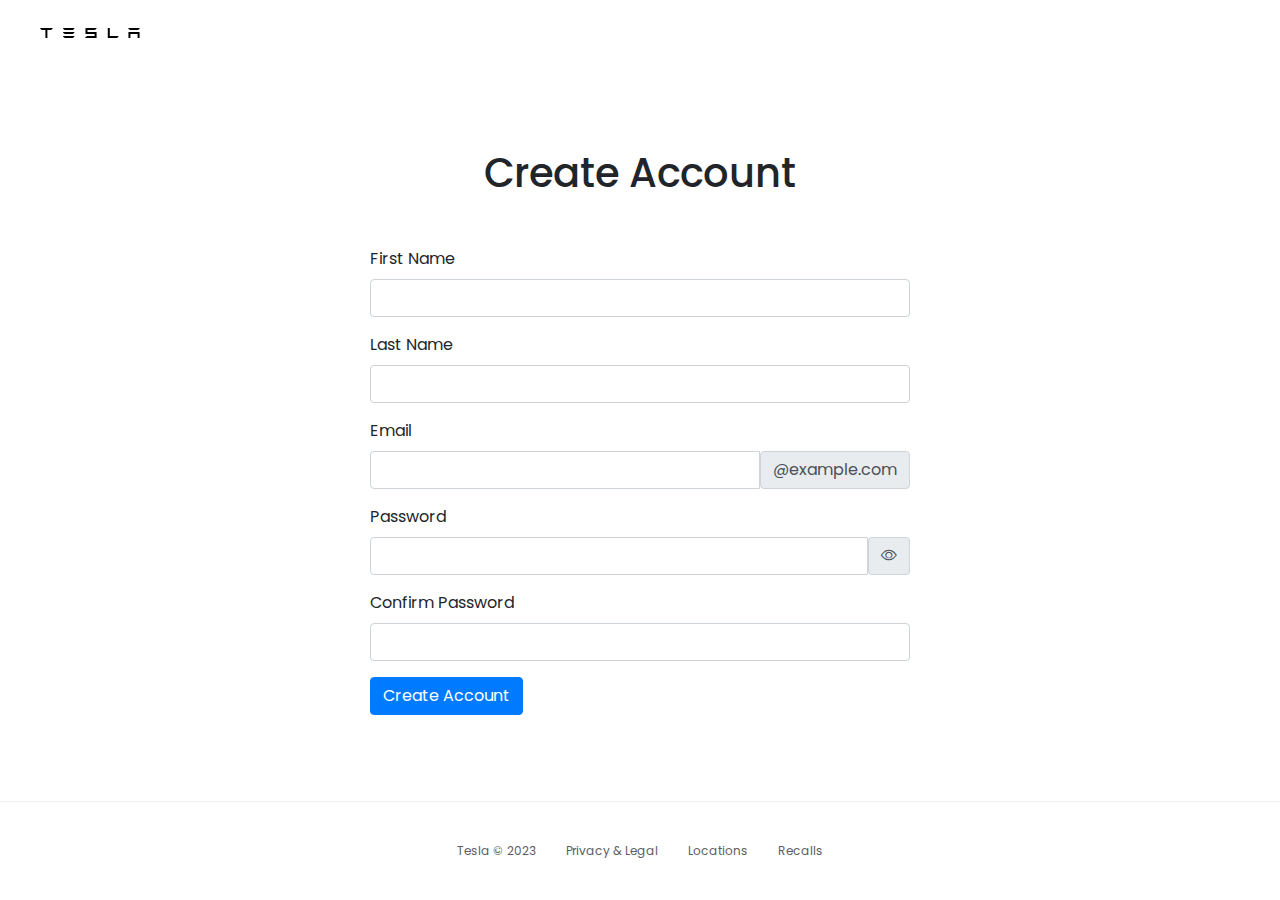
<file: html/registration.html>
<!DOCTYPE html>
<html lang="en">
<head>
    <meta charset="UTF-8">
    <meta http-equiv="X-UA-Compatible" content="IE=edge">
    <meta name="viewport" content="width=device-width, initial-scale=1.0">
    <title>Tesla | Create Account</title>
    <link rel="shortcut icon" href="../src/favicon.png" type="image/x-icon">
    <link rel="stylesheet" href="../css/registration.css">
    <script src="https://code.jquery.com/jquery-3.6.0.min.js"></script>
    <link rel="stylesheet" href="https://maxcdn.bootstrapcdn.com/bootstrap/4.5.2/css/bootstrap.min.css">
    <link rel="stylesheet" href="https://cdn.jsdelivr.net/npm/bootstrap-icons@1.7.2/font/bootstrap-icons.css">   
    <script src="https://maxcdn.bootstrapcdn.com/bootstrap/4.5.2/js/bootstrap.min.js"></script>
</head>
<body>
    <header>
        <a class="logo" href="../index.html">
            <img src="../src/logo.svg" alt="logo">
        </a>
    </header>   
    
    <div class="container">       
        <div class="row justify-content-center">
       <div class="col-md-6">
            <h1 class="text-center mt-5">Create Account</h1>
            <form action="" id="registrationForm">
                    <div class="mb-3">
                        <label for="username" class="form-lebel">First Name</label>
                        <input type="text" class="form-control" id="username" required>
                    </div>

                    <div class="mb-3">
                        <label for="username" class="form-lebel">Last Name</label>
                        <input type="text" class="form-control" id="username" required>
                    </div>
                    
                    <div class="mb-3">
                        <label for="email" class="form-lebel">Email</label>
                        <div class="input-group">
                            <input type="email" required class="form-control" id="email">
                            <span class="input-group-text" id="emailHint" aria-describedby="emailHint">@example.com</span>
                        </div>
                    </div>

                    <div class="mb-3">
                        <label for="password" class="form-lebel">Password</label>
                        <div class="input-group">
                            <input type="password" class="form-control" id="password" >
                            <div class="input-group-text">
                                <i class="bi bi-eye" id="showPassword"></i>
                            </div>
                        </div>                       
                    </div>

                    <div class="mb-3">
                        <label for="confirmation" class="form-lebel">Confirm Password</label>
                        <input type="password" required class="form-control" id="confirmation">
                    </div>

                    <button type="submit" class="btn btn-primary">Create Account</button>
                
            </form>
        </div>
        </div>
   </div>

   <footer>       
        <div class="copyright">
            <a href="#">Tesla © 2023</a>
            <a href="#">Privacy & Legal</a>
            <a href="#">Locations</a>
            <a href="#">Recalls</a>
        </div>
    </footer>
    

    <script src="../js/registration.js"></script>
    <script src="../js/signin.js"></script>

</body>
</html>
</file>
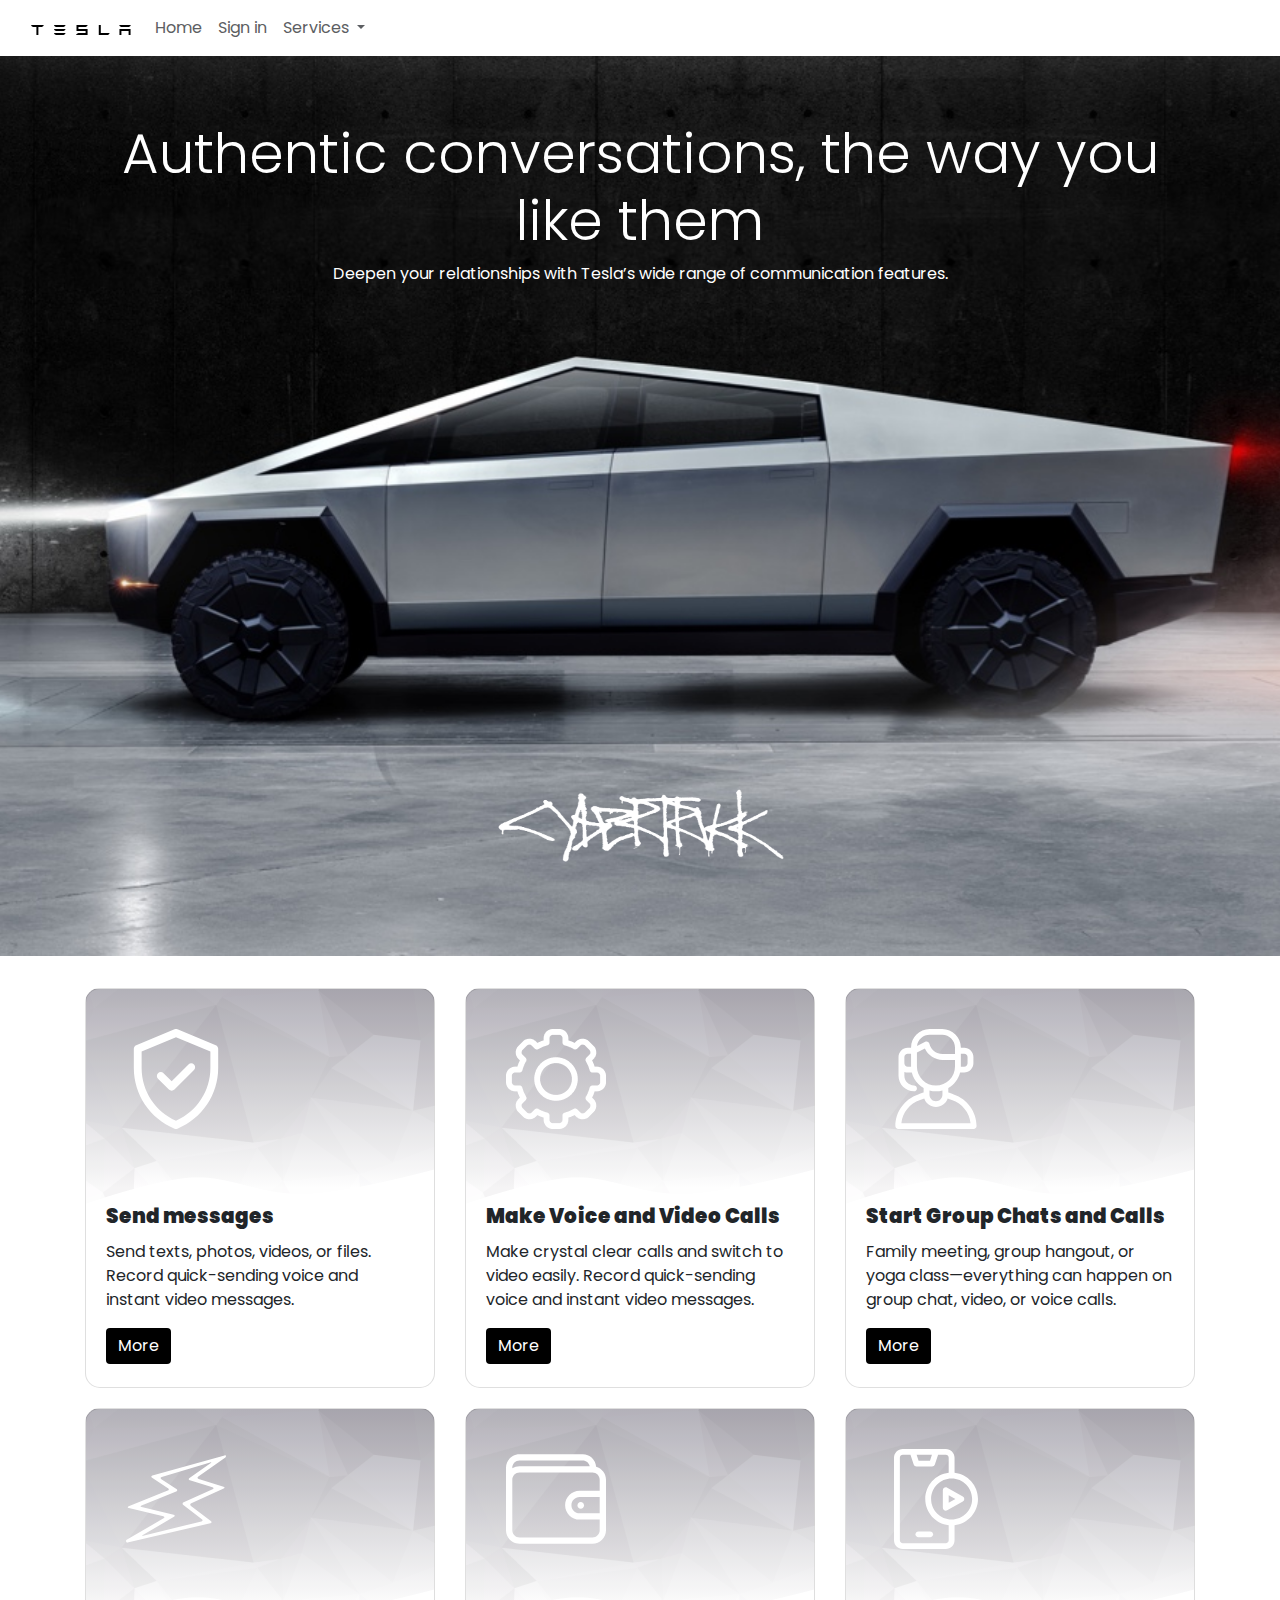
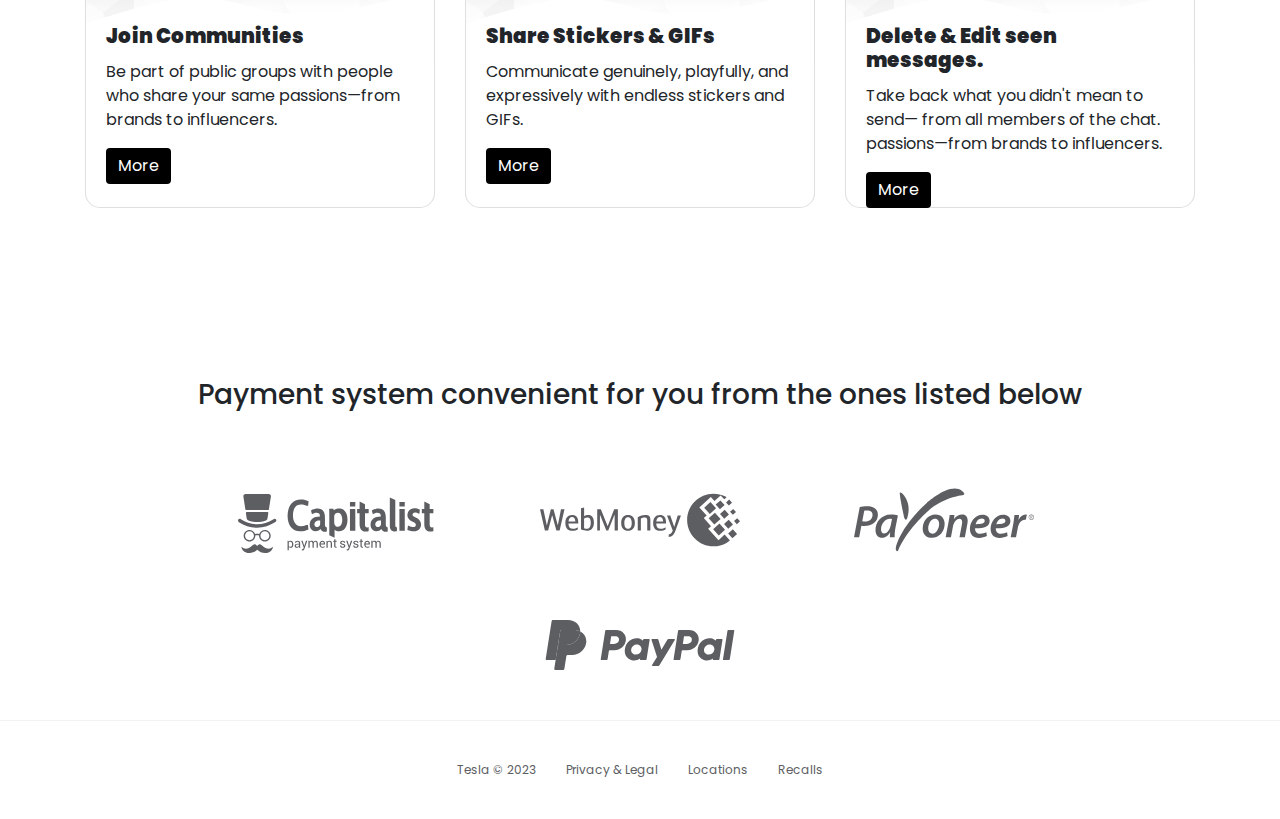
<file: html/services.html>
<!DOCTYPE html>
<html lang="en">
<head>
    <meta charset="UTF-8">
    <meta http-equiv="X-UA-Compatible" content="IE=edge">
    <meta name="viewport" content="width=device-width, initial-scale=1.0">
    <title>Tesla | Services</title>
    <link rel="shortcut icon" href="../src/favicon.png" type="image/x-icon">  
    <link href="https://maxcdn.bootstrapcdn.com/bootstrap/4.5.2/css/bootstrap.min.css" rel="stylesheet">
    <link rel="stylesheet" href="../css/services.css">
</head>
<body>
    <nav class="navbar navbar-expand-lg bg-body-tertiary">
        <div class="container-fluid">
          <a class="navbar-brand" href="../index.html">
            <img src="../src/logo.svg" alt="service 1">
          </a>
          <button class="navbar-toggler" type="button" data-bs-toggle="collapse" data-bs-target="#navbarSupportedContent" aria-controls="navbarSupportedContent" aria-expanded="false" aria-label="Toggle navigation">
            <span class="navbar-toggler-icon"></span>
          </button>
          <div class="collapse navbar-collapse" id="navbarSupportedContent">
            <ul class="navbar-nav me-auto mb-2 mb-lg-0">
              <li class="nav-item">
                <a class="nav-link active" aria-current="page" href="../index.html">Home</a>
              </li>
              <li class="nav-item">
                <a class="nav-link" href="../html/signin.html" active>Sign in</a>
              </li>
              <li class="nav-item dropdown">
                <a class="nav-link dropdown-toggle" href="#" role="button" data-bs-toggle="dropdown" aria-expanded="false">
                  Services
                </a>
                <ul class="dropdown-menu">
                  <li><a class="dropdown-item" href="#">Send messages</a></li>
                  <li><a class="dropdown-item" href="#">Voice and Video Calls</a></li>
                  <li><a class="dropdown-item" href="#">Start Group Chats</a></li>
                  <li><a class="dropdown-item" href="#">Join Communities</a></li>
                  <li><a class="dropdown-item" href="#">Share Stickers</a></li>
                  <li><a class="dropdown-item" href="#">Edit seen messages</a></li>
                  <li><hr class="dropdown-divider"></li>
                  <li><a class="dropdown-item" href="#">Other Services</a></li>
                </ul>
              </li>
              
            </form>
          </div>
        </div>
      </nav>
   

    <div class="jumbotron jumbotron-fluid">
        <div class="container">
            <h1 class="display-4 text-white lead">Authentic conversations, the way you like them</h1>
            <p class="text-center text-white">Deepen your relationships with Tesla’s wide range of communication features.</p>            
        </div>
    </div>

    <div class="container">
        <div class="row">

            <div class="col-md-4">
                <div class="card">
                    <img src="../src/services/Vector.svg" alt="img1" class="card-img-top">
                    <div class="card-body">
                      <h5 class="card-title">Send messages</h5>
                      <p class="card-text">Send texts, photos, videos, or files. Record quick-sending voice and instant video messages.</p> 
                      <a href="#" class="btn btn-primary">More</a>  
                    </div>   
                </div>
            </div>

            <div class="col-md-4">
                <div class="card">
                    <img src="../src/services/service2.png" alt="img2" class="card-img-top">
                    <div class="card-body">
                       <h5 class="card-title">Make Voice and Video Calls</h5>
                       <p class="card-text">Make crystal clear calls and switch to video easily. Record quick-sending voice and instant video messages.</p>
                       <a href="#" class="btn btn-primary">More</a> 
                    </div>  
                </div>
            </div>

            <div class="col-md-4">
                <div class="card">
                    <img src="../src/services/Vector (1).svg" alt="img3" class="card-img-top">
                    <div class="card-body">
                       <h5 class="card-title">Start Group Chats and Calls</h5>
                       <p class="card-text">Family meeting, group hangout, or yoga class—everything can happen on group chat, video, or voice calls.</p>
                       <a href="#" class="btn btn-primary">More</a> 
                    </div>  
                </div>
            </div>

            <div class="col-md-4">
                <div class="card">
                    <img src="../src/services/tunder.svg" alt="img4" class="card-img-top">
                    <div class="card-body">
                        <h5 class="card-title">Join Communities</h5>
                        <p class="card-text">Be part of public groups with people who share your same passions—from brands to influencers.</p>
                        <a href="#" class="btn btn-primary">More</a> 
                    </div>  
                </div>
            </div>

            <div class="col-md-4">
                <div class="card">
                    <img src="../src/services/wallet(5) 1.svg" alt="img5" class="card-img-top">
                    <div class="card-body">
                        <h5 class="card-title">Share Stickers & GIFs</h5>
                        <p class="card-text">Communicate genuinely, playfully, and expressively with endless stickers and GIFs. </p>
                        <a href="#" class="btn btn-primary">More</a> 
                    </div>  
                </div>
            </div>

            <div class="col-md-4">
                <div class="card">
                    <img src="../src/services/video-player 1.svg" alt="img6" class="card-img-top">
                    <div class="card-body">
                        <h5 class="card-title">Delete & Edit seen messages.</h5>
                        <p class="card-text">Take back what you didn't mean to send— from all members of the chat. passions—from brands to influencers.</p>
                        <a href="#" class="btn btn-primary">More</a> 
                    </div>  
                </div>
            </div>

        </div>
    </div>

    <div class="payment">
      <h3>Payment system convenient for you from the ones listed below</h3>
      <div class="payment-items">
        <div>
          <svg id="capital" width="300" height="126" viewBox="0 0 284 126" fill="none" xmlns="http://www.w3.org/2000/svg">
            <g clip-path="url(#clip0)">
            <path class="capital" fill-rule="evenodd" clip-rule="evenodd" d="M51.8164 37H74.4745C75.8323 37 77.1311 38.0148 76.9422 39.2184L74.9231 52.1984H74.9113V52.2102C74.9113 52.222 74.9113 52.2456 74.9113 52.2574L74.8877 52.3754C74.7933 52.7412 74.439 53.0126 74.0022 53.0126H52.2296C51.7692 53.0126 51.3795 52.7058 51.3323 52.2928L49.3487 39.2184C49.1716 38.0148 50.4586 37 51.8164 37ZM46.8928 62.1694C51.6983 65.4734 57.3422 67.2198 63.1631 67.2198C68.8306 67.2198 74.38 65.615 79.0675 62.429C81.9721 60.4584 83.3889 63.8804 81.4525 65.1194C75.9267 68.6358 69.7516 70.7952 63.1631 70.7952C56.5747 70.7952 50.4822 68.5414 44.9092 65.143C44.366 64.8008 44 64.2344 44 63.5736C44 62.0042 45.4877 61.2018 46.8928 62.1694ZM61.0851 77.0846C62.1005 76.6244 64.2848 76.6008 65.3002 77.061C66.0205 74.6066 68.2875 72.8956 70.8851 72.8956C74.0966 72.8956 76.706 75.5034 76.706 78.713C76.706 81.9226 74.0966 84.5304 70.8851 84.5304C67.6735 84.5304 65.0641 81.9226 65.0641 78.713C65.0641 78.6658 65.0641 78.6068 65.0641 78.5596C64.4147 77.9696 61.9824 78.0286 61.3094 78.5832C61.3094 78.6304 61.3094 78.6658 61.3094 78.713C61.3094 81.9226 58.7 84.5304 55.4884 84.5304C52.2769 84.5304 49.6675 81.9226 49.6675 78.713C49.6675 75.5034 52.2769 72.8956 55.4884 72.8956C58.0978 72.8838 60.3766 74.6184 61.0851 77.0846ZM70.8733 74.2408C68.4174 74.2408 66.4219 76.235 66.4219 78.6894C66.4219 81.1438 68.4174 83.138 70.8733 83.138C73.3292 83.138 75.3246 81.1438 75.3246 78.6894C75.3364 76.235 73.341 74.2408 70.8733 74.2408ZM55.5002 74.2408C53.0443 74.2408 51.0489 76.235 51.0489 78.6894C51.0489 81.1438 53.0443 83.138 55.5002 83.138C57.9561 83.138 59.9516 81.1438 59.9516 78.6894C59.9516 76.235 57.9561 74.2408 55.5002 74.2408ZM47.3533 89.7106C47.6366 91.5632 48.3805 93.0736 49.7619 94.171C53.6583 97.2508 59.8099 96.236 63.1986 92.7432C66.5754 96.2124 72.727 97.2272 76.6116 94.1474C78.0048 93.05 78.7369 91.5396 79.0202 89.687C76.7296 91.4216 74.8759 92.3774 71.5463 91.044C68.0986 89.6634 66.5046 84.613 63.1867 88.9436C59.9752 84.6012 58.2513 89.6988 54.839 91.0676C51.4976 92.3892 49.632 91.4452 47.3533 89.7106ZM74.3328 55.9744L74.321 56.0098C74.3092 56.0806 74.2855 56.1514 74.2501 56.2222L74.2855 56.234L73.4354 61.7446C73.0222 64.3996 65.0995 65.0958 62.868 65.0958C60.7308 65.0958 53.1506 64.3288 52.761 61.7446L51.8872 55.939C51.8872 55.9154 51.8872 55.8918 51.8872 55.88C51.8872 55.4316 52.2887 55.0658 52.7964 55.0658H73.4354C73.9313 55.0658 74.3446 55.4316 74.3446 55.88C74.3446 55.9154 74.3446 55.9508 74.3328 55.9744Z" fill="#5c5e62"/>
            <path class="capital" fill-rule="evenodd" clip-rule="evenodd" d="M205.381 49.5198L205.428 45.083H210.801L210.742 49.5198H205.381ZM205.428 73.8632L205.381 51.9978H210.742L210.801 73.8632H205.428ZM155.921 49.5198L155.968 45.083H161.34L161.281 49.5198H155.921ZM146.345 68.8246C146.959 68.2464 147.49 67.3732 147.797 66.3584C148.104 65.3436 148.258 64.1872 148.258 62.8774C148.258 61.5794 148.116 60.423 147.809 59.4318C147.502 58.4288 147.065 57.5202 146.404 56.8712C145.672 56.2104 144.787 55.8328 143.913 55.8328C140.784 55.8328 140.193 58.712 140.193 60.1044V64.966C140.193 69.7096 143.181 69.8276 143.795 69.8276C144.692 69.804 145.731 69.4028 146.345 68.8246ZM184.789 69.9456C185.155 69.804 185.521 69.5916 185.852 69.2966C186.194 69.0134 186.466 68.6122 186.69 68.1402C186.903 67.6564 187.021 67.0782 187.033 66.382V63.4556C186.313 63.4438 185.616 63.5028 184.943 63.6208C184.27 63.727 183.644 63.9276 183.101 64.2108C182.546 64.5058 182.109 64.907 181.79 65.4026C181.46 65.9218 181.294 66.3584 181.283 67.149C181.294 67.8334 181.413 68.3998 181.637 68.8364C181.849 69.273 182.168 69.5916 182.534 69.804C182.9 70.0164 183.313 70.1226 183.75 70.1108C184.081 70.1462 184.423 70.0754 184.789 69.9456ZM187.281 71.9398L187.21 71.9988C186.655 72.872 185.132 74.2644 182.18 74.2644C181.011 74.2526 180.019 73.9458 179.169 73.3676C178.331 72.7776 177.681 71.987 177.221 71.0076C176.772 70.0164 176.536 68.9308 176.536 67.739C176.536 66.3466 176.796 65.1194 177.292 64.1046C177.8 63.0662 178.496 62.2166 179.429 61.544C180.338 60.8596 181.424 60.3522 182.676 60.0336C183.927 59.7032 185.309 59.538 186.797 59.538C186.808 58.8182 186.714 58.1692 186.537 57.591C186.348 57.0364 186.006 56.5762 185.51 56.2458C185.026 55.9154 184.317 55.7384 183.42 55.7384C182.546 55.7384 181.72 55.88 180.928 56.1514C180.126 56.4228 179.417 56.7768 178.803 57.2134L177.859 53.4492C178.272 53.166 178.803 52.8828 179.441 52.5878C180.09 52.3164 180.822 52.0804 181.649 51.8916C182.487 51.7028 183.384 51.6202 184.364 51.6084C185.828 51.6202 187.021 51.868 187.989 52.3518C188.957 52.8356 189.713 53.5082 190.268 54.3578C190.823 55.2074 191.224 56.175 191.46 57.2488C191.697 58.3344 191.803 59.479 191.803 60.6826V68.3526C191.803 69.3202 192.334 70.3468 193.727 70.4294V74.4768C190.717 75.232 188.532 74.4414 187.281 71.9398ZM123.923 69.9456C124.289 69.804 124.655 69.5916 124.986 69.2966C125.328 69.0134 125.6 68.6122 125.824 68.1402C126.037 67.6564 126.155 67.0782 126.166 66.382V63.4556C125.446 63.4438 124.75 63.5028 124.077 63.6208C123.404 63.727 122.778 63.9276 122.235 64.2108C121.68 64.5058 121.243 64.907 120.924 65.4026C120.593 65.9218 120.428 66.3584 120.416 67.149C120.428 67.8334 120.546 68.3998 120.771 68.8364C120.983 69.273 121.302 69.5916 121.668 69.804C122.034 70.0164 122.447 70.1226 122.884 70.1108C123.215 70.1462 123.557 70.0754 123.923 69.9456ZM155.968 73.8632L155.921 51.9978H161.281L161.34 73.8632H155.968ZM216.988 74.0992C216.267 73.9694 215.606 73.8042 214.98 73.58C214.367 73.3558 213.823 73.108 213.351 72.813L214 68.5532C214.378 68.7892 215.854 69.509 217.33 69.8158C217.92 69.9692 218.523 70.04 219.089 70.0518C220.046 70.04 220.754 69.8394 221.203 69.45C221.663 69.0488 221.888 68.5178 221.864 67.8334C221.852 67.3968 221.758 66.9956 221.557 66.6534C221.368 66.323 221.061 66.0044 220.613 65.6976C220.187 65.4026 219.585 65.0722 218.83 64.7418C217.543 64.1754 216.504 63.55 215.713 62.8774C214.933 62.1812 214.355 61.4614 213.989 60.6944C213.623 59.9274 213.422 59.1368 213.41 58.3226C213.375 56.9892 213.658 55.8092 214.237 54.759C214.815 53.7206 215.665 52.8946 216.763 52.281C217.873 51.6792 219.184 51.3724 220.707 51.3606C221.758 51.3724 222.726 51.4904 223.612 51.7264C224.485 51.9624 225.229 52.2456 225.831 52.5996L225.43 56.8122C224.969 56.5408 223.895 56.1868 223.21 55.9508C222.537 55.703 221.805 55.585 221.026 55.5614C220.199 55.5732 219.573 55.7856 219.16 56.1632C218.747 56.5526 218.534 57.0482 218.558 57.6618C218.558 58.063 218.664 58.417 218.877 58.7238C219.078 59.0424 219.42 59.3374 219.88 59.6206C220.353 59.9156 220.979 60.2342 221.77 60.5882C223.517 61.3552 224.828 62.2874 225.678 63.3848C226.54 64.494 227 65.8038 227.036 67.3142C227.071 68.7184 226.788 69.9456 226.186 70.984C225.583 72.0224 224.686 72.8366 223.505 73.4148C222.325 73.9812 220.872 74.2762 219.172 74.2998C218.428 74.2644 217.684 74.2172 216.988 74.0992ZM106.035 74.288C104.028 74.2762 102.257 73.8986 100.71 73.1552C99.1634 72.4118 97.8646 71.3498 96.8019 69.9692C95.7511 68.6004 94.9482 66.9602 94.4051 65.0722C93.8501 63.1724 93.5786 61.072 93.5786 58.7592C93.5904 56.0452 93.9446 53.6616 94.6294 51.632C95.3142 49.5906 96.2588 47.8796 97.4631 46.5226C98.6675 45.1538 100.049 44.1272 101.619 43.4428C103.19 42.7584 104.878 42.4162 106.661 42.4162C107.617 42.4162 108.467 42.487 109.2 42.605C110.971 42.959 112.765 43.4428 114.595 44.2924L114.135 48.7174L112.517 48.7056C110.734 47.62 108.857 47.4076 106.897 47.4076C105.787 47.4076 104.748 47.6318 103.792 48.0684C102.835 48.5168 101.985 49.1894 101.265 50.098C100.545 50.9948 99.9781 52.1512 99.5766 53.5318C99.1752 54.9124 98.9626 56.5526 98.9508 58.417C98.9626 60.7652 99.2932 62.7358 99.9308 64.3288C100.58 65.9336 101.489 67.1372 102.67 67.9514C103.863 68.7774 105.256 69.1786 106.873 69.1904C108.774 69.155 110.605 68.7774 112.352 67.9868L113.958 67.9514L114.454 72.4354C111.679 73.9104 108.172 74.3824 106.035 74.288ZM195.817 68.9426V40.4692L201.296 43.0652V68.2818C201.308 69.7568 201.922 70.276 202.949 70.2996V74.2526C198.049 75.0432 195.817 72.931 195.817 68.9426ZM233.412 73.9576C232.668 73.58 232.077 73.0962 231.652 72.4708C231.227 71.869 230.92 71.2082 230.731 70.5002C230.531 69.7922 230.413 69.1196 230.365 68.447C230.318 67.7744 230.294 67.208 230.306 66.7124L230.294 56.1278H227.827V52.0096H230.294L230.306 44.3868L235.679 47.2896V51.9978H239.374V56.234H235.679V66.9484C235.679 68.4588 235.891 69.096 236.281 69.686C236.682 70.2642 237.969 70.7362 239.374 70.3586V74.1228C239.091 74.2526 238.772 74.3352 238.441 74.3942C237.816 74.4768 237.095 74.524 236.293 74.524C235.135 74.524 234.179 74.3234 233.412 73.9576ZM168.708 73.9576C167.964 73.58 167.374 73.0962 166.949 72.4708C166.524 71.869 166.217 71.2082 166.028 70.5002C165.827 69.7922 165.709 69.1196 165.662 68.447C165.614 67.7744 165.591 67.208 165.603 66.7124L165.591 56.1278H163.123V52.0096H165.591L165.614 44.375L170.987 47.2778V51.986H174.682V56.2222H170.987V66.9366C170.987 68.447 171.199 69.0842 171.589 69.6742C171.99 70.2524 173.277 70.7244 174.682 70.3468V74.111C174.399 74.2408 174.08 74.3234 173.75 74.3824C173.124 74.465 172.404 74.5122 171.601 74.5122C170.432 74.524 169.475 74.3234 168.708 73.9576ZM126.426 71.9398L126.355 71.9988C125.8 72.872 124.277 74.2644 121.326 74.2644C120.157 74.2526 119.165 73.9458 118.315 73.3676C117.476 72.7776 116.827 71.987 116.367 71.0076C115.918 70.0164 115.682 68.9308 115.682 67.739C115.682 66.3466 115.941 65.1194 116.437 64.1046C116.945 63.0662 117.642 62.2166 118.574 61.544C119.484 60.8596 120.57 60.3522 121.821 60.0336C123.073 59.7032 124.454 59.538 125.942 59.538C125.954 58.8182 125.86 58.1692 125.682 57.591C125.493 57.0364 125.151 56.5762 124.655 56.2458C124.171 55.9154 123.463 55.7384 122.565 55.7384C121.692 55.7384 120.865 55.88 120.074 56.1514C119.271 56.4228 118.563 56.7768 117.949 57.2134L117.004 53.4492C117.417 53.166 117.949 52.8828 118.586 52.5878C119.236 52.3164 119.968 52.0804 120.794 51.8916C121.633 51.7028 122.53 51.6202 123.51 51.6084C124.974 51.6202 126.167 51.868 127.135 52.3518C128.103 52.8356 128.859 53.5082 129.413 54.3578C129.98 55.2074 130.37 56.175 130.606 57.2488C130.842 58.3344 130.948 59.479 130.948 60.6826V68.3526C130.948 69.3202 131.48 70.3468 132.873 70.4294V74.4768C129.85 75.232 127.666 74.4414 126.426 71.9398ZM140.571 80.7662L135.293 78.2882V59.1368C135.293 57.7444 135.282 56.4582 135.246 55.2782C135.223 54.11 135.293 52.6704 135.246 51.6792H139.32C139.556 52.1512 139.733 52.6468 139.839 53.1424C141.292 52.0332 143.051 51.4668 145.141 51.4904C147.301 51.4904 148.707 52.045 149.84 52.9772C150.973 53.8858 151.859 55.172 152.508 56.8358C153.158 58.4996 153.488 60.4348 153.5 62.6768C153.488 64.671 153.252 66.3938 152.792 67.8452C152.331 69.2966 151.706 70.4766 150.938 71.4206C150.159 72.3528 149.285 73.049 148.329 73.4974C147.372 73.9458 146.369 74.17 145.353 74.17C143.5 74.229 141.882 73.7452 140.571 72.6596V80.7662V80.7662Z" fill="#5c5e62"/>
            <path class="capital" d="M99.3405 87.5276C99.3405 88.507 99.1043 89.2976 98.632 89.8994C98.1598 90.5012 97.5104 90.7962 96.6957 90.7962C96.2706 90.7962 95.9046 90.7254 95.5976 90.5838C95.2788 90.4422 95.0072 90.2298 94.7947 89.9466V93.2742H93.5549V83.8696H94.4995L94.7002 84.7428C94.9246 84.4124 95.1961 84.1646 95.5267 83.9994C95.8573 83.8224 96.247 83.7398 96.6838 83.7398C97.5222 83.7398 98.1834 84.0702 98.6438 84.7428C99.1161 85.4154 99.3405 86.3004 99.3405 87.3978V87.5276ZM98.1007 87.3978C98.1007 86.6308 97.9472 85.9936 97.6402 85.498C97.3332 85.0024 96.8846 84.7546 96.2942 84.7546C95.94 84.7546 95.633 84.8372 95.3851 85.0024C95.1371 85.1676 94.9246 85.38 94.7711 85.6632V88.9436C94.9246 89.2268 95.1253 89.4392 95.3851 89.6044C95.633 89.7578 95.94 89.8404 96.306 89.8404C96.8964 89.8404 97.3332 89.628 97.6402 89.2032C97.9472 88.7666 98.0889 88.2238 98.0889 87.5394V87.3978H98.1007ZM105.032 90.6664C104.996 90.4658 104.961 90.277 104.937 90.1236C104.913 89.9702 104.902 89.805 104.902 89.6516C104.666 89.982 104.37 90.2534 104.004 90.4776C103.638 90.7018 103.237 90.808 102.812 90.808C102.103 90.808 101.56 90.631 101.194 90.2652C100.828 89.8994 100.639 89.4038 100.639 88.7666C100.639 88.1176 100.899 87.6102 101.43 87.2444C101.962 86.8786 102.67 86.6898 103.567 86.6898H104.913V86.0172C104.913 85.616 104.795 85.3092 104.547 85.0732C104.3 84.8372 103.957 84.7192 103.52 84.7192C103.119 84.7192 102.8 84.8254 102.552 85.026C102.304 85.2266 102.174 85.4744 102.174 85.7576H100.993L100.982 85.7222C100.958 85.2266 101.194 84.7782 101.678 84.3652C102.174 83.9522 102.812 83.7516 103.591 83.7516C104.359 83.7516 104.984 83.9522 105.445 84.3416C105.917 84.731 106.153 85.2974 106.153 86.0408V89.3094C106.153 89.5572 106.165 89.7814 106.189 90.0174C106.212 90.2416 106.26 90.4658 106.33 90.6782H105.032V90.6664ZM102.977 89.7696C103.426 89.7696 103.827 89.6516 104.193 89.4274C104.559 89.1914 104.784 88.9318 104.902 88.6368V87.5276H103.508C103.013 87.5276 102.611 87.6574 102.316 87.9052C102.021 88.153 101.867 88.448 101.867 88.7902C101.867 89.097 101.962 89.333 102.151 89.51C102.34 89.6752 102.611 89.7696 102.977 89.7696ZM110.014 88.153L110.239 89.0026H110.274L111.951 83.8696H113.332L110.475 91.7048C110.298 92.165 110.061 92.5544 109.731 92.8966C109.412 93.2388 108.975 93.404 108.432 93.404C108.338 93.404 108.208 93.3922 108.054 93.3686C107.901 93.345 107.783 93.3214 107.7 93.2978L107.83 92.3302C107.806 92.3302 107.877 92.3302 108.054 92.342C108.231 92.3538 108.338 92.3656 108.385 92.3656C108.645 92.3656 108.869 92.2476 109.034 92.0116C109.2 91.7756 109.341 91.516 109.459 91.2328L109.754 90.5248L107.228 83.8696H108.609L110.014 88.153ZM115.516 83.8696L115.599 84.7664C115.823 84.4478 116.107 84.1882 116.449 84.0112C116.792 83.8342 117.181 83.7398 117.642 83.7398C118.09 83.7398 118.48 83.846 118.811 84.0584C119.141 84.2708 119.377 84.5894 119.543 85.0024C119.755 84.613 120.039 84.318 120.393 84.082C120.747 83.8578 121.16 83.7398 121.621 83.7398C122.317 83.7398 122.86 83.9758 123.262 84.4478C123.663 84.9198 123.864 85.6396 123.864 86.5954V90.6546H122.624V86.5836C122.624 85.911 122.506 85.439 122.282 85.1676C122.046 84.8844 121.703 84.7546 121.255 84.7546C120.83 84.7546 120.487 84.8962 120.227 85.1912C119.968 85.4862 119.814 85.852 119.767 86.3004V86.3476V90.6664H118.527V86.5954C118.527 85.9582 118.409 85.498 118.173 85.203C117.937 84.908 117.594 84.7546 117.146 84.7546C116.768 84.7546 116.461 84.8372 116.213 84.9906C115.965 85.144 115.788 85.3682 115.658 85.6396V90.6664H114.418V83.8696H115.516V83.8696ZM128.481 90.7962C127.536 90.7962 126.78 90.4776 126.226 89.8522C125.671 89.2268 125.387 88.4008 125.387 87.3978V87.1264C125.387 86.1588 125.671 85.3564 126.249 84.7074C126.828 84.0584 127.501 83.7398 128.292 83.7398C129.213 83.7398 129.898 84.0112 130.37 84.5658C130.842 85.1204 131.078 85.852 131.078 86.7724V87.5394H126.674L126.651 87.5748C126.662 88.2238 126.828 88.7666 127.146 89.1796C127.465 89.6044 127.914 89.8168 128.481 89.8168C128.906 89.8168 129.272 89.7578 129.591 89.6398C129.909 89.5218 130.181 89.3566 130.405 89.1442L130.889 89.9466C130.641 90.1826 130.323 90.3832 129.933 90.5484C129.52 90.7254 129.036 90.7962 128.481 90.7962ZM128.292 84.7192C127.879 84.7192 127.524 84.8962 127.229 85.2502C126.934 85.6042 126.757 86.0408 126.686 86.5718L126.698 86.6072H129.839V86.442C129.839 85.9582 129.709 85.5452 129.449 85.2266C129.177 84.8844 128.8 84.7192 128.292 84.7192ZM133.57 83.8696L133.652 84.8844C133.877 84.5186 134.16 84.2472 134.502 84.0466C134.845 83.846 135.234 83.7516 135.671 83.7516C136.403 83.7516 136.97 83.964 137.372 84.3888C137.773 84.8254 137.974 85.4862 137.974 86.383V90.6664H136.734V86.4066C136.734 85.8048 136.616 85.38 136.38 85.1322C136.144 84.8844 135.778 84.7546 135.293 84.7546C134.939 84.7546 134.62 84.8372 134.349 85.0142C134.077 85.1912 133.853 85.4272 133.688 85.7222V90.6782H132.448V83.8814H133.57V83.8696ZM141.41 82.2294V83.8696H142.697V84.79H141.41V88.92C141.41 89.2386 141.469 89.4628 141.61 89.5926C141.74 89.7224 141.917 89.7932 142.142 89.7932C142.213 89.7932 142.295 89.7814 142.378 89.7696C142.46 89.7578 142.543 89.7342 142.602 89.7106L142.767 90.5602C142.673 90.631 142.543 90.7018 142.366 90.749C142.189 90.7962 142.012 90.8198 141.823 90.8198C141.315 90.8198 140.926 90.6664 140.619 90.3596C140.323 90.0528 140.17 89.5808 140.17 88.9318V84.8018H139.084V83.8814H140.17V82.2412H141.41V82.2294ZM150.088 88.861C150.088 88.5896 149.982 88.3654 149.781 88.1884C149.568 88.0114 149.179 87.858 148.6 87.7282C147.774 87.5512 147.16 87.3034 146.735 86.9966C146.321 86.6898 146.109 86.265 146.109 85.734C146.109 85.1794 146.345 84.7074 146.817 84.318C147.29 83.9286 147.904 83.728 148.647 83.728C149.439 83.728 150.064 83.9286 150.537 84.3416C151.009 84.7546 151.221 85.2384 151.21 85.8284L151.198 85.8638H150.017C150.017 85.5688 149.887 85.2974 149.639 85.0614C149.391 84.8254 149.061 84.7074 148.647 84.7074C148.211 84.7074 147.88 84.8018 147.667 85.0024C147.455 85.1912 147.349 85.4272 147.349 85.6986C147.349 85.97 147.443 86.1824 147.632 86.3358C147.821 86.4892 148.211 86.6308 148.777 86.7488C149.639 86.9376 150.277 87.1854 150.69 87.504C151.103 87.8226 151.316 88.2474 151.316 88.7784C151.316 89.3802 151.068 89.864 150.584 90.2416C150.1 90.6192 149.462 90.7962 148.671 90.7962C147.809 90.7962 147.124 90.572 146.628 90.1354C146.133 89.6988 145.896 89.1796 145.92 88.6014L145.932 88.566H147.113C147.136 89.0026 147.301 89.3212 147.597 89.5336C147.904 89.7342 148.258 89.8404 148.671 89.8404C149.108 89.8404 149.45 89.746 149.71 89.569C149.97 89.392 150.088 89.156 150.088 88.861ZM154.953 88.153L155.177 89.0026H155.212L156.889 83.8696H158.27L155.413 91.7048C155.236 92.165 155 92.5544 154.669 92.8966C154.35 93.2388 153.913 93.404 153.37 93.404C153.276 93.404 153.146 93.3922 152.993 93.3686C152.839 93.345 152.721 93.3214 152.638 93.2978L152.768 92.3302C152.745 92.3302 152.815 92.3302 152.993 92.342C153.17 92.3538 153.276 92.3656 153.323 92.3656C153.583 92.3656 153.807 92.2476 153.973 92.0116C154.138 91.7756 154.28 91.516 154.398 91.2328L154.693 90.5248L152.166 83.8696H153.547L154.953 88.153ZM163.3 88.861C163.3 88.5896 163.194 88.3654 162.993 88.1884C162.781 88.0114 162.391 87.858 161.813 87.7282C160.986 87.5512 160.372 87.3034 159.947 86.9966C159.534 86.6898 159.321 86.265 159.321 85.734C159.321 85.1794 159.557 84.7074 160.03 84.318C160.502 83.9286 161.116 83.728 161.86 83.728C162.651 83.728 163.277 83.9286 163.749 84.3416C164.221 84.7546 164.434 85.2384 164.422 85.8284L164.41 85.8638H163.229C163.229 85.5688 163.1 85.2974 162.852 85.0614C162.604 84.8254 162.273 84.7074 161.86 84.7074C161.423 84.7074 161.092 84.8018 160.88 85.0024C160.667 85.1912 160.561 85.4272 160.561 85.6986C160.561 85.97 160.655 86.1824 160.844 86.3358C161.033 86.4892 161.423 86.6308 161.99 86.7488C162.852 86.9376 163.489 87.1854 163.902 87.504C164.316 87.8226 164.528 88.2474 164.528 88.7784C164.528 89.3802 164.28 89.864 163.796 90.2416C163.312 90.6192 162.674 90.7962 161.883 90.7962C161.021 90.7962 160.337 90.572 159.841 90.1354C159.345 89.6988 159.109 89.1796 159.132 88.6014L159.144 88.566H160.325C160.348 89.0026 160.514 89.3212 160.809 89.5336C161.116 89.7342 161.47 89.8404 161.883 89.8404C162.32 89.8404 162.663 89.746 162.922 89.569C163.17 89.392 163.3 89.156 163.3 88.861ZM167.704 82.2294V83.8696H168.991V84.79H167.704V88.92C167.704 89.2386 167.763 89.4628 167.905 89.5926C168.035 89.7224 168.212 89.7932 168.436 89.7932C168.507 89.7932 168.59 89.7814 168.673 89.7696C168.755 89.7578 168.838 89.7342 168.897 89.7106L169.062 90.5602C168.968 90.631 168.838 90.7018 168.661 90.749C168.484 90.7962 168.307 90.8198 168.118 90.8198C167.61 90.8198 167.22 90.6664 166.913 90.3596C166.618 90.0528 166.465 89.5808 166.465 88.9318V84.8018H165.378V83.8814H166.465V82.2412H167.704V82.2294ZM173.336 90.7962C172.392 90.7962 171.636 90.4776 171.081 89.8522C170.526 89.2268 170.243 88.4008 170.243 87.3978V87.1264C170.243 86.1588 170.526 85.3564 171.105 84.7074C171.683 84.0584 172.356 83.7398 173.147 83.7398C174.068 83.7398 174.753 84.0112 175.226 84.5658C175.698 85.1204 175.934 85.852 175.934 86.7724V87.5394H171.53L171.506 87.5748C171.518 88.2238 171.683 88.7666 172.002 89.1796C172.321 89.6044 172.77 89.8168 173.336 89.8168C173.761 89.8168 174.127 89.7578 174.446 89.6398C174.765 89.5218 175.037 89.3566 175.261 89.1442L175.745 89.9466C175.497 90.1826 175.178 90.3832 174.789 90.5484C174.387 90.7254 173.903 90.7962 173.336 90.7962ZM173.147 84.7192C172.734 84.7192 172.38 84.8962 172.085 85.2502C171.79 85.6042 171.613 86.0408 171.542 86.5718L171.553 86.6072H174.694V86.442C174.694 85.9582 174.564 85.5452 174.305 85.2266C174.045 84.8844 173.667 84.7192 173.147 84.7192ZM178.437 83.8696L178.52 84.7664C178.744 84.4478 179.027 84.1882 179.37 84.0112C179.712 83.8342 180.102 83.7398 180.562 83.7398C181.011 83.7398 181.401 83.846 181.731 84.0584C182.062 84.2708 182.298 84.5894 182.463 85.0024C182.676 84.613 182.959 84.318 183.313 84.082C183.668 83.8578 184.081 83.7398 184.541 83.7398C185.238 83.7398 185.781 83.9758 186.183 84.4478C186.584 84.9198 186.785 85.6396 186.785 86.5954V90.6546H185.545V86.5836C185.545 85.911 185.427 85.439 185.203 85.1676C184.966 84.8844 184.624 84.7546 184.175 84.7546C183.75 84.7546 183.408 84.8962 183.148 85.1912C182.888 85.4862 182.735 85.852 182.688 86.3004V86.3476V90.6664H181.448V86.5954C181.448 85.9582 181.33 85.498 181.094 85.203C180.858 84.908 180.515 84.7546 180.066 84.7546C179.689 84.7546 179.382 84.8372 179.134 84.9906C178.886 85.144 178.709 85.3682 178.579 85.6396V90.6664H177.339V83.8696H178.437V83.8696Z" fill="#5c5e62"/>
            </g>
            <defs>
            <clipPath id="clip0">
            <rect width="196" height="59" fill="white" transform="translate(44 37)"/>
            </clipPath>
            </defs>
          </svg>

          <svg id="webmoney" fill="#5c5e62" version="1.1" id="Capa_1" xmlns="http://www.w3.org/2000/svg" xmlns:xlink="http://www.w3.org/1999/xlink" width="300" height="200" viewBox="0 0 49.888 49.888" xml:space="preserve">

            <g id="SVGRepo_bgCarrier" stroke-width="0"/>
            
            <g id="SVGRepo_tracerCarrier" stroke-linecap="round" stroke-linejoin="round"/>
            
            <g id="SVGRepo_iconCarrier"> <g> <g id="Capa_1_1_"> <g id="Layer_1_copy_32_"> <path d="M8.029,23.715c-1.124,0-1.701,0.823-1.701,1.963c0,1.185,0.518,1.964,1.776,1.964c0.539,0,0.989-0.15,1.326-0.347v-0.567 c-0.412,0.245-0.787,0.389-1.191,0.389c-0.771,0-1.139-0.396-1.139-1.297h2.442v-0.275C9.543,24.321,8.966,23.715,8.029,23.715z M7.115,25.317c0.082-0.748,0.435-1.101,0.892-1.101c0.405,0,0.787,0.313,0.824,1.101H7.115z M12.016,23.715 c-0.405,0-0.787,0.157-1.013,0.277v-2.136l-0.779,0.187v5.231c0.45,0.239,1.064,0.367,1.462,0.367 c1.087,0,1.761-0.683,1.761-2.085C13.447,24.359,12.945,23.715,12.016,23.715z M11.686,27.116c-0.188,0-0.449-0.014-0.689-0.119 v-2.451c0.3-0.165,0.518-0.247,0.816-0.247c0.502,0,0.848,0.308,0.848,1.258C12.661,26.772,12.241,27.116,11.686,27.116z M27.529,24.839v2.712H26.75V25.01c0-0.592-0.291-0.697-0.676-0.697c-0.299,0-0.682,0.135-0.914,0.27v2.967h-0.778v-3.282 c0.337-0.202,1.049-0.554,1.911-0.554C27.191,23.715,27.529,24.067,27.529,24.839z M18.499,22.238h0.929v5.313h-0.809v-3.853 h-0.067l-1.529,3.853h-0.479l-1.529-3.762h-0.067v3.762h-0.674v-5.313h0.906l1.679,4.188h0.038L18.499,22.238z M21.961,23.715 c-0.989,0-1.709,0.652-1.709,1.963c0,1.281,0.683,1.964,1.709,1.964c1.027,0,1.709-0.683,1.709-1.964 C23.67,24.366,22.95,23.715,21.961,23.715z M21.961,27.116c-0.532,0-0.922-0.41-0.922-1.438c0-1.012,0.428-1.439,0.922-1.439 c0.51,0,0.922,0.427,0.922,1.439C22.883,26.706,22.493,27.116,21.961,27.116z M46.05,28.571l1.321,1.51 c-0.262,0.203-0.549,0.396-0.864,0.574c-0.955,0.545-2.062,0.856-3.237,0.856c-3.617,0-6.568-2.95-6.568-6.567 c0-3.618,2.951-6.568,6.568-6.568c1.03,0,2.008,0.24,2.879,0.666c0.137,0.065,0.272,0.137,0.407,0.215l-0.604,0.541l-0.906-0.939 l-1.533,1.368l-0.908-0.994l-2.859,2.574l1.832,2.019l-0.721,0.632l1.805,2.021l-0.717,0.631l2.578,2.869L46.05,28.571z M49.186,24.495l0.702,0.781l-0.78,0.703l-0.703-0.781L49.186,24.495z M34.355,23.841h0.803l-1.355,3.748 c-0.375,1.035-0.832,1.574-1.693,1.574V28.55c0.51,0,0.824-0.404,1.004-0.959l-1.438-3.749H32.5l0.959,2.759h0.045L34.355,23.841 z M29.927,23.715c-1.125,0-1.701,0.823-1.701,1.963c0,1.185,0.517,1.964,1.775,1.964c0.539,0,0.987-0.15,1.325-0.347v-0.567 c-0.411,0.245-0.786,0.389-1.19,0.389c-0.771,0-1.14-0.396-1.14-1.297h2.443v-0.275C31.441,24.321,30.863,23.715,29.927,23.715z M29.011,25.317c0.084-0.748,0.437-1.101,0.894-1.101c0.403,0,0.787,0.313,0.824,1.101H29.011z M48.105,27.247l1.055,1.172 l-1.172,1.055l-1.056-1.172L48.105,27.247z M44.994,20.05l1.055,1.172l-1.172,1.055l-1.055-1.172L44.994,20.05z M42.517,20.455 l1.406,1.562l-1.562,1.406l-1.406-1.562L42.517,20.455z M45.957,24.632l-1.055-1.171l1.17-1.055l1.057,1.171L45.957,24.632z M47.406,22.879l0.779-0.703l0.702,0.781l-0.778,0.703L47.406,22.879z M5.233,22.238H6.11l-1.215,5.313h-0.81l-1.019-3.74H3.013 l-0.989,3.74h-0.81L0,22.238h0.84l0.839,3.964h0.053l0.974-3.964h0.667l1.042,3.964h0.053L5.233,22.238z M46.959,27.106 l-1.057-1.17l1.172-1.056l1.057,1.17L46.959,27.106z M46.408,20.558l0.781-0.703l0.702,0.781l-0.78,0.703L46.408,20.558z M43.48,26.09l-1.406-1.562l1.562-1.408l1.406,1.562L43.48,26.09z M44.591,28.79l-1.405-1.562l1.561-1.406l1.406,1.562 L44.591,28.79z"/> </g> </g> </g> </g>
            
            </svg>

          <svg id="payoneer" fill="#5c5e62" width="300" height="200" version="1.0" id="katman_1" xmlns="http://www.w3.org/2000/svg" xmlns:xlink="http://www.w3.org/1999/xlink" x="0px" y="0px"
            viewBox="0 0 560 400" style="enable-background:new 0 0 560 400;" xml:space="preserve">
        
        <g>
          <path class="st0" d="M191.6,147.4c0.4,10,9.1,48.4,9.1,48.4c3.2,7.8,5.9,0,5.9,0c10.5-31.5-11-49.7-11-49.7
            C190.2,142.8,191.6,147.4,191.6,147.4 M316.1,141.9c0,0,10.5,7.3,0,8.7c0,0-39.2,4.6-68.4,31.9c0,0-43.8,38.3-60.2,80.3
            c0,0-5.5,0-3.6-8.2c1.8-8.2,12.8-44.3,61.6-88.5C245.4,166.1,292.4,123.2,316.1,141.9"/>
          <path d="M116.5,202.7c1.7,0.4,3.3,0.5,5.6,0.5c8.9,0,15-5.8,15-13.1c0-6.6-4.7-8.9-10.7-8.9c-2.7,0-4.7,0.2-5.9,0.5L116.5,202.7z
              M111.5,174.2c3.7-0.9,9.3-1.5,14.8-1.5c5.8,0,11.8,1.2,15.8,4.4c3.6,2.7,5.7,6.8,5.7,12.2c0,7.3-3.5,13.2-7.9,16.7
            c-4.9,3.9-12,5.8-19.3,5.8c-2.2,0-4.1-0.3-5.8-0.5l-4.5,23.3H100L111.5,174.2z"/>
          <path d="M176,197.9c-1.1-0.3-2.5-0.5-4.4-0.5c-9.8,0-17.5,11.1-17.5,21.2c0,4.7,1.7,8.5,6.4,8.5c5,0,11.1-6.2,13.2-17.5L176,197.9z
              M171.7,234.7c0-2.7,0.4-6.2,0.7-10h-0.2c-4.4,8.1-10.3,11-16,11c-7.9,0-13.2-6.2-13.2-15.2c0-15.2,10.6-31.3,31.3-31.3
            c4.8,0,10,0.9,13.5,2l-4.7,23.2c-1.3,6.6-2,15-1.8,20.3H171.7z"/>
          <path d="M248.4,217.1c0,6.1,3.2,10.4,8.7,10.4c7.9,0,13.2-11,13.2-19.8c0-4.6-2.1-10.2-8.5-10.2
            C253.4,197.4,248.4,208.8,248.4,217.1 M281.3,207.6c0,15.2-10.5,28.1-25.7,28.1c-11.2,0-18.2-7.8-18.2-18.4
            c0-15.1,10.5-28.1,25.7-28.1C275.1,189.2,281.3,197.8,281.3,207.6"/>
          <path d="M283.3,234.7l5.8-30.7c1.1-5.3,1.7-10,2.3-13.8h9.5l-1,7.9h0.2c4.1-5.9,9.8-9,16-9c6.4,0,11.3,3.8,11.3,12.2
            c0,2-0.4,5.1-0.8,7.3l-4.9,25.9H311l4.7-25.1c0.3-1.6,0.6-3.6,0.6-5.3c0-3.7-1.4-6.4-5.6-6.4c-4.8,0-11.1,5.8-13,16.3l-3.8,20.6
            H283.3z"/>
          <path d="M355.7,197.2c-6.7,0-11.1,5.9-12.3,11.3c11,0.1,18-1.4,18-6.8C361.3,198.9,359.1,197.2,355.7,197.2 M365.8,232.2
            c-4.4,2.3-10.3,3.6-15.7,3.6c-12.3,0-18.3-7.6-18.3-18.5c0-13.4,9.9-28,25.2-28c8.8,0,14.3,5,14.3,12.5c0,11.4-12,15.1-29.1,14.7
            c-0.2,1.6,0.2,4.6,1.2,6.3c1.7,3,4.9,4.6,9.1,4.6c5,0,9-1.3,12.2-2.9L365.8,232.2z"/>
          <path d="M397.1,197.2c-6.7,0-11.1,5.9-12.3,11.3c11,0.1,18-1.4,18-6.8C402.7,198.9,400.4,197.2,397.1,197.2 M407.2,232.2
            c-4.4,2.3-10.3,3.6-15.7,3.6c-12.3,0-18.3-7.6-18.3-18.5c0-13.4,9.9-28,25.2-28c8.8,0,14.4,5,14.4,12.5c0,11.4-12,15.1-29.1,14.7
            c-0.2,1.6,0.2,4.6,1.2,6.3c1.7,3,4.9,4.6,9.1,4.6c5,0,9-1.3,12.2-2.9L407.2,232.2z"/>
          <path d="M413.4,234.7l5.2-27.4c1.2-6.3,1.8-13.2,2.3-17.1h9.2c-0.3,3-0.5,6.1-1,9.3h0.3c3-5.9,7.9-10.3,13.9-10.3
            c0.8,0,1.6,0.1,2.4,0.1l-2.1,10.4c-0.5-0.1-1.3-0.1-2-0.1c-7.6,0-12.4,7.7-14.2,17.2l-3.4,17.9H413.4z"/>
          <path d="M453.8,194.3h0.8c0.8,0,1.3-0.4,1.3-1.1c0-0.8-0.6-1.1-1.4-1.1c-0.4,0-0.6,0-0.8,0.1V194.3z M453,191.6
            c0.4-0.1,0.9-0.1,1.5-0.1c0.8,0,1.3,0.2,1.7,0.5c0.3,0.3,0.5,0.7,0.5,1.1c0,0.8-0.5,1.3-1.1,1.5v0c0.5,0.2,0.7,0.6,0.9,1.2
            c0.2,0.8,0.3,1.4,0.5,1.6H456c-0.1-0.2-0.2-0.7-0.4-1.4c-0.2-0.8-0.5-1.1-1.2-1.1h-0.7v2.6H453V191.6z"/>
          <path d="M454.7,189.2c-2.9,0-5.3,2.4-5.3,5.3c0,2.9,2.4,5.3,5.3,5.3s5.3-2.4,5.3-5.3C460,191.6,457.6,189.2,454.7,189.2 M454.7,190
            c2.5,0,4.4,2,4.4,4.5c0,2.5-2,4.5-4.4,4.5c-2.5,0-4.5-2-4.5-4.5C450.3,192,452.3,190,454.7,190"/>
        </g>
        </svg>

          
          <g transform="translate(-289.60744,-317.50471)">
          <path d="m352.64,357.25c-4.274,17.143-21.637,27.576-38.782,23.301-17.138-4.274-27.571-21.638-23.295-38.78,4.272-17.145,21.635-27.579,38.775-23.305,17.144,4.274,27.576,21.64,23.302,38.784z" />
          <path d="m335.71,344.95c0.637-4.258-2.605-6.547-7.038-8.074l1.438-5.768-3.511-0.875-1.4,5.616c-0.923-0.23-1.871-0.447-2.813-0.662l1.41-5.653-3.509-0.875-1.439,5.766c-0.764-0.174-1.514-0.346-2.242-0.527l0.004-0.018-4.842-1.209-0.934,3.75s2.605,0.597,2.55,0.634c1.422,0.355,1.679,1.296,1.636,2.042l-1.638,6.571c0.098,0.025,0.225,0.061,0.365,0.117-0.117-0.029-0.242-0.061-0.371-0.092l-2.296,9.205c-0.174,0.432-0.615,1.08-1.609,0.834,0.035,0.051-2.552-0.637-2.552-0.637l-1.743,4.019,4.569,1.139c0.85,0.213,1.683,0.436,2.503,0.646l-1.453,5.834,3.507,0.875,1.439-5.772c0.958,0.26,1.888,0.5,2.798,0.726l-1.434,5.745,3.511,0.875,1.453-5.823c5.987,1.133,10.489,0.676,12.384-4.739,1.527-4.36-0.076-6.875-3.226-8.515,2.294-0.529,4.022-2.038,4.483-5.155zm-8.022,11.249c-1.085,4.36-8.426,2.003-10.806,1.412l1.928-7.729c2.38,0.594,10.012,1.77,8.878,6.317zm1.086-11.312c-0.99,3.966-7.1,1.951-9.082,1.457l1.748-7.01c1.982,0.494,8.365,1.416,7.334,5.553z" fill="#FFF"/>
          <path  d="m383.38,336.87c2.595,0,4.837,0.465,6.721,1.378,1.893,0.922,3.455,2.164,4.708,3.726,1.236,1.57,2.156,3.405,2.75,5.508,0.59,2.109,0.886,4.376,0.886,6.803,0,3.728-0.683,7.25-2.062,10.57-1.379,3.325-3.25,6.209-5.63,8.669-2.378,2.457-5.186,4.394-8.424,5.825-3.233,1.432-6.748,2.148-10.522,2.148-0.488,0-1.346-0.014-2.558-0.039s-2.605-0.15-4.165-0.361c-1.57-0.219-3.23-0.543-4.983-0.977-1.752-0.426-3.416-1.023-4.983-1.781l14.012-58.876,12.55-1.945-5.017,20.893c1.074-0.484,2.156-0.859,3.236-1.132,1.081-0.269,2.241-0.409,3.481-0.409zm-10.527,34.671c1.89,0,3.671-0.465,5.344-1.378,1.678-0.914,3.126-2.148,4.339-3.685,1.213-1.544,2.173-3.283,2.873-5.226s1.054-3.97,1.054-6.079c0-2.591-0.433-4.612-1.296-6.073-0.863-1.455-2.46-2.187-4.779-2.187-0.76,0-1.739,0.145-2.953,0.404-1.218,0.275-2.308,0.846-3.285,1.705l-5.342,22.188c0.322,0.057,0.607,0.111,0.85,0.162,0.238,0.055,0.501,0.094,0.763,0.121,0.277,0.031,0.594,0.047,0.977,0.047s0.862,0.001,1.455,0.001z"/>
          <path  d="m411.46,380.37h-11.987l10.123-42.597h12.069l-10.205,42.597zm5.833-47.787c-1.673,0-3.19-0.498-4.536-1.496-1.357-0.992-2.029-2.519-2.029-4.577,0-1.132,0.23-2.194,0.686-3.196,0.463-1,1.068-1.861,1.826-2.593,0.757-0.726,1.634-1.306,2.63-1.743,1.002-0.43,2.068-0.645,3.204-0.645,1.672,0,3.181,0.498,4.532,1.496,1.346,1.003,2.023,2.53,2.023,4.577,0,1.136-0.229,2.202-0.689,3.202-0.457,1-1.062,1.861-1.82,2.593-0.751,0.727-1.636,1.305-2.63,1.738-1.003,0.437-2.065,0.644-3.197,0.644z"/>
          <path  d="m432.17,327.16,12.555-1.945-3.083,12.556h13.446l-2.428,9.878h-13.365l-3.56,14.9c-0.328,1.242-0.514,2.402-0.566,3.48-0.059,1.083,0.078,2.013,0.402,2.796,0.322,0.785,0.901,1.39,1.741,1.818,0.836,0.435,2.033,0.654,3.603,0.654,1.293,0,2.553-0.123,3.771-0.367,1.211-0.24,2.438-0.574,3.68-1.011l0.894,9.236c-1.62,0.594-3.374,1.105-5.264,1.535-1.893,0.436-4.134,0.646-6.724,0.646-3.724,0-6.611-0.553-8.668-1.654-2.054-1.109-3.506-2.624-4.375-4.542-0.857-1.911-1.24-4.114-1.133-6.596,0.111-2.488,0.486-5.103,1.133-7.857l7.941-33.527z"/>
          <path  d="m454.56,363.36c0-3.669,0.594-7.129,1.781-10.368,1.185-3.242,2.892-6.077,5.107-8.51,2.207-2.421,4.896-4.339,8.061-5.747,3.15-1.4,6.677-2.106,10.564-2.106,2.433,0,4.606,0.23,6.518,0.691,1.92,0.465,3.657,1.066,5.228,1.82l-4.134,9.4c-1.08-0.438-2.201-0.824-3.36-1.174-1.16-0.357-2.576-0.529-4.251-0.529-4.001,0-7.164,1.379-9.518,4.128-2.345,2.751-3.526,6.454-3.526,11.099,0,2.753,0.594,4.979,1.786,6.682,1.186,1.703,3.377,2.55,6.558,2.55,1.57,0,3.085-0.164,4.536-0.484,1.462-0.324,2.753-0.732,3.89-1.214l0.895,9.636c-1.516,0.588-3.188,1.119-5.022,1.584-1.838,0.449-4.026,0.682-6.563,0.682-3.349,0-6.184-0.49-8.503-1.455-2.32-0.98-4.237-2.281-5.747-3.929-1.518-1.652-2.608-3.581-3.282-5.795-0.674-2.212-1.018-4.536-1.018-6.961z"/>
          <path  d="m507.81,381.5c-2.861,0-5.346-0.436-7.454-1.299-2.102-0.863-3.843-2.074-5.22-3.644-1.379-1.562-2.411-3.413-3.118-5.546-0.707-2.132-1.047-4.493-1.047-7.08,0-3.245,0.521-6.489,1.574-9.724,1.048-3.242,2.603-6.155,4.661-8.744,2.042-2.593,4.561-4.713,7.527-6.366,2.963-1.642,6.371-2.468,10.199-2.468,2.809,0,5.281,0.437,7.418,1.3,2.127,0.861,3.879,2.082,5.264,3.644,1.37,1.57,2.411,3.413,3.111,5.549,0.705,2.128,1.053,4.495,1.053,7.084,0,3.235-0.514,6.479-1.534,9.724-1.021,3.229-2.536,6.149-4.536,8.744-1.996,2.589-4.492,4.708-7.49,6.354-2.994,1.646-6.466,2.472-10.408,2.472zm5.991-34.662c-1.777,0-3.348,0.516-4.693,1.535-1.35,1.031-2.484,2.327-3.398,3.89-0.924,1.57-1.609,3.282-2.072,5.143-0.459,1.865-0.684,3.628-0.684,5.303,0,2.703,0.436,4.808,1.293,6.323,0.869,1.507,2.43,2.265,4.699,2.265,1.783,0,3.346-0.512,4.699-1.542,1.342-1.023,2.477-2.32,3.398-3.886,0.918-1.562,1.609-3.279,2.072-5.143,0.453-1.859,0.684-3.632,0.684-5.304,0-2.696-0.434-4.806-1.299-6.319-0.864-1.507-2.432-2.265-4.699-2.265z"/>
          <path  d="m544.84,380.37h-11.997l10.123-42.597h12.075l-10.201,42.597zm5.824-47.787c-1.672,0-3.188-0.498-4.532-1.496-1.35-0.992-2.028-2.519-2.028-4.577,0-1.132,0.233-2.194,0.69-3.196,0.457-1,1.066-1.861,1.824-2.593,0.753-0.726,1.638-1.306,2.632-1.743,0.996-0.43,2.062-0.645,3.194-0.645,1.676,0,3.19,0.498,4.538,1.496,1.349,1.003,2.03,2.53,2.03,4.577,0,1.136-0.242,2.202-0.695,3.202s-1.062,1.861-1.817,2.593c-0.76,0.727-1.634,1.305-2.63,1.738-1.004,0.437-2.068,0.644-3.206,0.644z"/>
          <path  d="m563.68,339.71c0.91-0.266,1.926-0.586,3.031-0.934,1.109-0.348,2.348-0.672,3.732-0.964,1.369-0.301,2.914-0.545,4.613-0.734,1.699-0.193,3.635-0.287,5.786-0.287,6.322,0,10.68,1.841,13.086,5.512,2.404,3.671,2.82,8.695,1.26,15.063l-5.514,23h-12.066l5.344-22.516c0.326-1.406,0.582-2.765,0.771-4.093,0.191-1.316,0.18-2.476-0.043-3.48-0.213-0.992-0.715-1.804-1.494-2.433-0.791-0.619-1.986-0.93-3.607-0.93-1.563,0-3.153,0.168-4.776,0.492l-7.857,32.959h-12.071l9.805-40.655z"/>
          </g>
          </svg>
        </div>

        <div>
          <svg id="paypal" fill="#5c5e62" xmlns="http://www.w3.org/2000/svg" width="200" height="50" viewBox="0 0 338.667 89.785" xmlns:v="https://vecta.io/nano"><g transform="translate(936.898 -21.779)"><path clip-path="none" d="M-828.604 39.734c-.697 0-1.289.506-1.398 1.195l-8.068 51.165a1.31 1.31 0 0 0 1.294 1.513h9.568c.696 0 1.289-.507 1.398-1.195l2.37-15.025c.108-.688.701-1.195 1.398-1.195h8.699c10.164 0 18.792-7.416 20.368-17.465 1.589-10.134-6.328-18.971-17.549-18.993zm9.301 11.422h6.96c5.73 0 7.596 3.381 7.006 7.12-.59 3.747-3.488 6.507-9.031 6.507h-7.084zm45.788 3.478c-2.416.009-5.196.504-8.317 1.804-7.159 2.984-10.597 9.151-12.057 13.647 0 0-4.647 13.717 5.852 21.253 0 0 9.737 7.255 20.698-.447l-.189 1.203a1.31 1.31 0 0 0 1.292 1.513h9.083c.697 0 1.289-.507 1.398-1.195l5.525-35.038a1.31 1.31 0 0 0-1.292-1.515h-9.083c-.697 0-1.29.507-1.398 1.195l-.297 1.886s-3.967-4.333-11.216-4.306zm.297 11.067c1.043 0 1.997.144 2.853.419 3.919 1.258 6.141 5.023 5.498 9.104-.793 5.025-4.914 8.725-10.199 8.725-1.042 0-1.996-.143-2.853-.418-3.918-1.258-6.154-5.023-5.511-9.104.793-5.025 4.927-8.727 10.212-8.727z" /><path clip-path="none" d="M-697.804 39.734c-.697 0-1.289.506-1.398 1.195l-8.068 51.165a1.31 1.31 0 0 0 1.294 1.513h9.568c.696 0 1.289-.507 1.398-1.195l2.37-15.025c.108-.688.701-1.195 1.398-1.195h8.699c10.164 0 18.791-7.416 20.366-17.465 1.59-10.134-6.326-18.971-17.547-18.993zm9.301 11.422h6.96c5.73 0 7.596 3.381 7.006 7.12-.59 3.747-3.487 6.507-9.031 6.507h-7.084zm45.787 3.478c-2.416.009-5.196.504-8.317 1.804-7.159 2.984-10.597 9.151-12.057 13.647 0 0-4.645 13.717 5.854 21.253 0 0 9.735 7.255 20.697-.447l-.189 1.203a1.31 1.31 0 0 0 1.294 1.513h9.082c.697 0 1.289-.507 1.398-1.195l5.527-35.038a1.31 1.31 0 0 0-1.294-1.515h-9.083c-.697 0-1.29.507-1.398 1.195l-.297 1.886s-3.967-4.333-11.216-4.306zm.297 11.067c1.043 0 1.997.144 2.853.419 3.919 1.258 6.141 5.023 5.498 9.104-.793 5.025-4.914 8.725-10.199 8.725-1.042 0-1.996-.143-2.853-.418-3.918-1.258-6.154-5.023-5.511-9.104.793-5.025 4.927-8.727 10.212-8.727z" /><path clip-path="none" d="M-745.92 55.859c-.72 0-1.232.703-1.012 1.388l9.958 30.901-9.004 14.562c-.437.707.071 1.62.902 1.62h10.642a1.77 1.77 0 0 0 1.513-.854l27.811-46.007c.427-.707-.083-1.611-.909-1.611h-10.641a1.77 1.77 0 0 0-1.522.869l-10.947 18.482-5.557-18.345c-.181-.597-.732-1.006-1.355-1.006z" /><path clip-path="none" d="M-609.107 39.734c-.696 0-1.289.507-1.398 1.195l-8.07 51.163a1.31 1.31 0 0 0 1.294 1.515h9.568c.696 0 1.289-.507 1.398-1.195l8.068-51.165a1.31 1.31 0 0 0-1.292-1.513z" /><path clip-path="none" d="M-908.37 39.734a2.59 2.59 0 0 0-2.556 2.185l-4.247 26.936c.198-1.258 1.282-2.185 2.556-2.185h12.445c12.525 0 23.153-9.137 25.095-21.519a20.76 20.76 0 0 0 .245-2.793c-3.183-1.669-6.922-2.624-11.019-2.624z" /><path clip-path="none" d="M-874.832 42.359a20.76 20.76 0 0 1-.245 2.793c-1.942 12.382-12.571 21.519-25.095 21.519h-12.445c-1.273 0-2.358.926-2.556 2.185l-3.905 24.752-2.446 15.528a2.1 2.1 0 0 0 2.075 2.43h13.508a2.59 2.59 0 0 0 2.556-2.185l3.558-22.567a2.59 2.59 0 0 1 2.558-2.185h7.953c12.525 0 23.153-9.137 25.095-21.519 1.379-8.788-3.047-16.784-10.611-20.75z" /><path clip-path="none" d="M-923.716 21.779c-1.273 0-2.358.926-2.556 2.183l-10.6 67.216c-.201 1.276.785 2.43 2.077 2.43h15.719l3.903-24.752 4.247-26.936a2.59 2.59 0 0 1 2.556-2.185h22.519c4.098 0 7.836.956 11.019 2.624.218-11.273-9.084-20.58-21.873-20.58z"/></g>
          </svg>
        
    </div> 
       
      </div>
    </div>

    <footer>       
      <div class="copyright">
          <a href="#">Tesla © 2023</a>
          <a href="#">Privacy & Legal</a>
          <a href="#">Locations</a>
          <a href="#">Recalls</a>
      </div>
  </footer>
    
    <script src="https://code.jquery.com/jquery-3.5.1.slim.min.js"></script>
    <script src="https://cdn.jsdelivr.net/npm/@popperjs/core@2.9.3/dist/umd/popper.min.js"></script>
    <script src="https://cdn.jsdelivr.net/npm/bootstrap@5.3.0-alpha3/dist/js/bootstrap.bundle.min.js" integrity="sha384-ENjdO4Dr2bkBIFxQpeoTz1HIcje39Wm4jDKdf19U8gI4ddQ3GYNS7NTKfAdVQSZe" crossorigin="anonymous"></script>
    <script src="../js/services.js"></script>
</body>
</html>
</file>
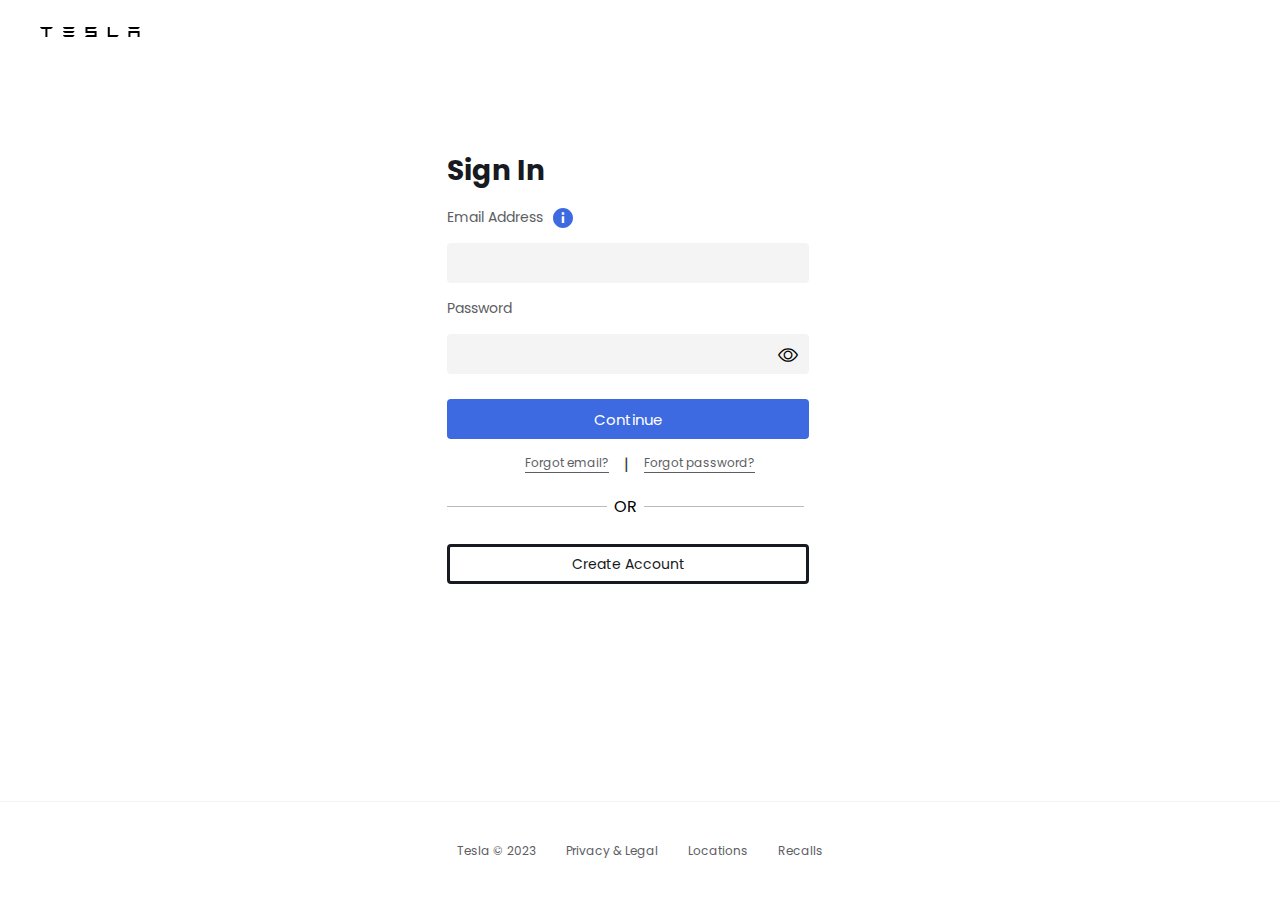
<file: html/signin.html>
<!DOCTYPE html>
<html lang="en">
<head>
    <meta charset="UTF-8">
    <meta http-equiv="X-UA-Compatible" content="IE=edge">
    <meta name="viewport" content="width=device-width, initial-scale=1.0">
    <link rel="shortcut icon" href="../src/favicon.png" type="image/x-icon">
    <title>Tesla | Login</title>
    <link rel="stylesheet" href="https://cdn.jsdelivr.net/npm/bootstrap-icons@1.7.2/font/bootstrap-icons.css">
    <link rel="stylesheet" href="../css/signin.css">
    <script src="https://code.jquery.com/jquery-3.6.0.min.js"></script>
    <link rel="shortcut icon" href="../src/favicon.png" type="image/x-icon">

</head>
<body>
    <main>
        <a class="logo" href="../index.html">
            <img src="../src/logo.svg" alt="logo">
        </a>
        <form action="">
            <h2>Sign In</h2>
            <div class="form-email">
                <label for="email">Email Address</label>
                <div class="form-email-popup">
                    <img class="form-email-img" src="../src/info.svg" alt="info">
                    <!-- popup -->
                    <div class="popup">
                        <p>If your account is linked to an email address you no longer have access to, please sign into your account and update your email address under account settings.</p>
                        <p class="popup-text2">If you have trouble signing in, please visit our <a href="#">support page</a>.</p>
                    </div>
                </div>
            </div>
            <input type="email" name="email" id="email">
            <label for="password">Password</label>
            <div>
                <input type="password" name="password" id="password">
                <span><i class="bi bi-eye" id="showPassword"></i>
                </span>
            </div>
            <button class="form-continue">Continue</button>
            <div class="form-forget">
                <a href="#">Forgot email?</a>
                <span>|</span>
                <a href="#">Forgot password?</a>
            </div>
            <div class="form-or">
                <div></div>
                <span>OR</span>
                <div></div>
            </div>
            <a href="../html/registration.html" class="form-create">Create Account</a>          
        </form>
    </main>
    <footer>       
        <div class="copyright">
            <a href="#">Tesla © 2023</a>
            <a href="#">Privacy & Legal</a>
            <a href="#">Locations</a>
            <a href="#">Recalls</a>
        </div>
    </footer>
    <script src="../js/signin.js"></script>
</body>
</html>
</file>
<file: gallery.css>
@import url('https://fonts.googleapis.com/css2?family=Poppins:wght@500;700&display=swap');

*{
    margin: 0;
    padding: 0;
    box-sizing: border-box;
    font-family: 'Poppins';
    text-decoration: none;
    list-style: none;
}

a{
    display: block;
}

body{
    width: 100%;
    height: auto;
    display: flex;
    flex-direction: column;
    justify-content: center;
}

.container{
    width: 100%;
    margin: 0 auto;
    padding: 0.2vw;
    padding: 32px;
}

.teammembers{
    width: 100%;
    display: flex;
    /* flex-wrap: wrap; */
    justify-content: center;
    gap: 20px;
}

.member{
    display: flex;
    flex-direction: column;
    align-items: center;
    background-color: white;
    padding: 16px;
    border-radius: 5px;
}

.member img{
    object-fit: cover;
}
</file>
<file: css/aboutus.css>
@import url('https://fonts.googleapis.com/css2?family=Poppins:wght@500;700&display=swap');

*{
    margin: 0;
    padding: 0;
    box-sizing: border-box;
    font-family: 'Poppins';
    text-decoration: none !important;
}


section{
    padding: 60px 0;
}

.img-fluid{
    border-radius: 25px;
}

.tesla-acord{
    height: 670px;
}

#topics{
    background-image: url(../src/products/prod8.jpg);
    background-repeat: no-repeat;
    background-size: cover;
    background-position: top -250px left 0;    
}

#intro{
    background-image: url(../src/cyber4.jpg);
    background-repeat: no-repeat;
    background-size: cover;
    height: 850px;
}

footer{
    width: 100%;
    display: flex !important;
    justify-content: center;
    align-items: flex-end;
    padding: 40px 20px;
    margin-top: 100px !important;
    border-top: solid 1px #F3F3F3;
}

.copyright{
    display: flex;
    gap: 30px;
}

.copyright a{
    color: #5c5e62;
    font-size: 12px;
}

.card:hover{
    box-shadow: 5px 5px 5px 5px #888888;
    transition: box-shadow 0.8s ease;
    cursor: pointer;
}

#btn-back-to-top {
    position: fixed;
    bottom: 50px;
    right: 50px;
    display: none;
  }

  .bi-star-fill, 
  .bi-star-half,
  .bi-star{
    cursor: pointer;
  }


  .flip-card{
    width: 377px;
    height: 581px;
    margin: 0 auto;
}

.flip-card-inner{
    position: relative;
    width: 100%;
    height: 100%;
    text-align: center;
    transition: transform 0.6s;
    transform-style: preserve-3d;
}

.flip-card-front, 
.flip-card-back{
    position: absolute;
    width: 100%;
    height: 100%;
    backface-visibility: hidden;
    -webkit-backface-visibility: hidden;
}



.flip-card-back{
    
    transform: rotateY(180deg);
}

.flipped .flip-card-inner{
    transform: rotateY(180deg);
}

#buyBtn:hover,
#buyBtn2:hover,
#btn-back-to-top{
    animation: pulse 1s;
    box-shadow: 0 0 0 2rem transparent;
  }
  
  @keyframes pulse {
    0% { box-shadow: 0 0 0 0 rgba(0,0,0,.2);
      filter: hue-rotate(45deg); }
  }
</file>
<file: css/contact.css>
@import url('https://fonts.googleapis.com/css2?family=Poppins:wght@500;700&display=swap');

*{
    margin: 0;
    padding: 0;
    box-sizing: border-box;
    font-family: 'Poppins';
}

body{
    display: flex;
    flex-direction: column;
    align-items: center;
}

header{
    width: 100%;
    border-bottom: solid 1px #F3F3F3;
    position: relative;
    padding: 20px 40px;
}

.container{
    margin-top: 50px;
    height: 60vh !important;
}  


footer{
    width: 100%;
    display: flex !important;
    justify-content: center;
    align-items: flex-end;
    padding: 40px 20px;
    margin-top: 100px !important;
    border-top: solid 1px #F3F3F3;
}

.copyright{
    display: flex;
    gap: 30px;
}

.copyright a{
    color: #5c5e62;
    font-size: 12px;
}

h3{
    text-align: center;
}

.adreses{
    margin-top: 20px;
    margin-left: 100px;
    display: flex;
    flex-direction: column;
    gap: 50px;
}

iframe {
    width: 90%;
    margin: 250px 20px 20px 20px;
    border-radius: 25px;
    
}

h5{
    font-weight: 900;
}

.text1{
    margin-top: 20px;
    color: #5c5e62;
    margin-left: 20px;
}

.adreses a{
    margin-left: 50px;
}

.location{
    margin-right: 5px;
}

.text2{
    color: #5c5e62;
    margin-left: 50px;
}
</file>
<file: css/default.css>
@import url('https://fonts.googleapis.com/css2?family=Poppins:wght@500;700&display=swap');

*{
    margin: 0;
    padding: 0;
    box-sizing: border-box;
    font-family: 'Poppins';
    text-decoration: none;
    list-style: none;
}


body{
    width: 100vw;
    height: 100vh;   
   background-color: #161617;
   display: flex;
   justify-content: center;
   align-items: center;
   position: relative;
}

h1{
    position: absolute;
    top: 20%;
    left: 50%;
    color: aliceblue;
    transform: translateX(-50%);
}

a img{
    
    position: absolute;
    top: 20px;
    left: 40px;
}
</file>
<file: css/gallery.css>
@import url('https://fonts.googleapis.com/css2?family=Poppins:wght@500;700&display=swap');

*{
    margin: 0;
    padding: 0;
    box-sizing: border-box;
    font-family: 'Poppins';
    text-decoration: none;
    list-style: none;
}

body{
    width: 100%;
    height: auto;
    display: flex;
    flex-direction: column;
    justify-content: center;
    position: relative;
}

.logo{
    position: absolute;
    top: 20px;
    left: 40px;
}

.container{
    width: 100%;
    margin: 0 auto;
    padding: 0.2vw;
    padding: 32px;
    display: flex;
    flex-direction: column;
    align-items: center;
}

.teammembers{
    width: 100%;
    display: flex;
    flex-wrap: wrap;
    justify-content: center;
    gap: 20px;
}

.member{
    display: flex;
    flex-direction: column;
    align-items: center;
    background-color: white;
    padding: 16px;
    border-radius: 5px;
    
}

.member img{
    object-fit: cover;
    cursor: pointer;
}

footer{
    display: flex;
    justify-content: center;
    align-items: flex-end;
    padding: 40px 20px;
    margin-top: 50px;
    border-top: solid 1px #F3F3F3;
}

.copyright{
    display: flex;
    gap: 30px;
}

.copyright a{
    color: #5c5e62;
    font-size: 12px;
}
</file>
<file: css/registration.css>
@import url('https://fonts.googleapis.com/css2?family=Poppins:wght@500;700&display=swap');

*{
    margin: 0;
    padding: 0;
    box-sizing: border-box;
    font-family: 'Poppins';
    text-decoration: none !important;
    list-style: none;
}

body{
    width: 100%;
    height: 100vh;
    display: flex;
    flex-direction: column;
    justify-content: space-between;
    align-items: center;
    position: relative;
}

header{
    width: 100%;
    display: flex;
    padding: 20px 40px;
}

.bi{
    cursor: pointer;
}

#registrationForm{
    margin-top: 50px;
}

footer{
    width: 100%;
    display: flex !important;
    justify-content: center;
    padding: 40px 20px;
    margin-top: 50px;
    border-top: solid 1px #F3F3F3;
}

.copyright{
    display: flex;
    gap: 30px;
}

.copyright a{
    color: #5c5e62 !important;
    font-size: 12px;
}
</file>
<file: css/services.css>
@import url('https://fonts.googleapis.com/css2?family=Poppins:wght@500;700&display=swap');

*{
    margin: 0;
    padding: 0;
    font-family: 'Poppins';
    text-decoration: none !important;
    list-style: none;
}



.card{
    background-image: url('../src/services/servicebg.png'), linear-gradient(#AFADB5, white, white);
    background-repeat: no-repeat;
    margin-bottom: 20px;
    width: 350px;
    height: 400px;
    cursor: pointer;
    border-radius: 15px;
}

.card img{
    margin-top: 40px;
    margin-left: 40px;
    width: 100px;
    height: 100px;
}


.container h1{
    text-align: center;
}

.dropdown-item,
.nav-link{
    color: #5c5e62 !important;
    /* margin-left: 10px; */
    border-radius: 5px;
}

.nav-link:hover{
    background: #F3F3F3;
    transition: all 1s ease-in ;
}

.card-body{
    background-image:url('../src/services/servicetop.png');
    background-repeat: no-repeat;
    margin-top: 40px;
}

.card-title{
    margin-top: 15px;
}

.card-body a{
    background-color: black;
    border: none;
}

.card-body a:hover{
    background-color: white;
    border: solid 1px black;
    color: black;
}

h5{
    font-weight: 900;
}


footer{
    width: 100%;
    position: relative;
    bottom: 0   ;
    display: flex;
    justify-content: center;
    padding: 40px 20px;
    margin-top: 50px;
    border-top: solid 1px #F3F3F3;
}

.copyright{
    display: flex;
    gap: 30px;
}

.copyright a{
    color: #5c5e62;
    font-size: 12px;
}

.payment{
    width: 100%;
    margin-top: 150px;
    display: flex;
    flex-direction: column;
    justify-content: center;
    align-items: center;
}

.payment-items{
    width: 100%;
    display: flex;
    flex-direction: column;
    justify-content: center;
    align-items: center;
}

.payment-items svg{
    cursor: pointer;
}

#capital:hover .capital,
#webmoney:hover,
#payoneer:hover,
#bitcoin:hover,
#paypal:hover{
    fill: #675da9;
    filter: drop-shadow(1px 1px 1px #675da9);
    transition: all 0.3s ease;    
}

.jumbotron{
    background-image: url(../src/cyberwt.avif) ,url(../src/cyber1.jpg);
    background-repeat: no-repeat, no-repeat;
    background-size: 300px 100px, cover;
    background-position: top 90% left 50%;
    height: 900px;
}
</file>
<file: css/signin.css>
@import url('https://fonts.googleapis.com/css2?family=Poppins:wght@500;700&display=swap');

*{
    margin: 0;
    padding: 0;
    box-sizing: border-box;
    font-family: 'Poppins';
    text-decoration: none;
    list-style: none;
}

body{
    width: 100%;
    height: 100vh;
    display: flex;
    flex-direction: column;
    justify-content: space-between;
    align-items: center;
    position: relative;
}

.logo{
    position: absolute;
    top: 20px;
    left: 40px;
}

form{
    margin-top: 150px;
    display: flex;
    flex-direction: column;
    gap: 15px;
}

form h2{
    font-size: 28px;
    color: #171a20;
}

.form-email{
    display: flex;
    align-items: center;
    gap: 10px;
}

label{
    font-size: 14px;
    color: #5c5e62;
}

.form-email{
    position: relative;
}

.form-email-popup{
    display: flex;
    justify-content: center;
    align-items: center;
}

.form-email img{
    cursor: pointer;
}

.form-email-popup:hover .popup{
    visibility: visible;
    opacity: 1;
    transition: all 0.5s ease-in;
}

form input{
    width: 362px;
    height: 40px;
    background-color: #f4f4f4;
    border: none;
    border-radius: 4px;
    padding: 10px;
    padding-right: 35px;
}

.bi{
    position: relative;
    top: 4px;
    left: -35px;
    cursor: pointer;
    font-size: 20px;
}

.popup{
    position: absolute;
    background-color: white;
    width: 416px;
    height: 198px;
    padding: 20px;
    box-shadow: 0px 8px 16px 0px rgba(0,0,0,0.2);
    z-index: 999;
    top: 35px;
    left: -110px;
    visibility: hidden;
    opacity: 0;   
}

.popup-text2{
    margin-top: 15px;
}

.form-continue{
    margin-top: 10px;
    width: 362px;
    height: 40px;
    background-color: #3e6ae1;
    color: white;
    font-size: 15px;
    border: none;
    border-radius: 4px;
    cursor: pointer;
}

.form-forget{
    display: flex;
    gap: 15px;
    justify-content: center;
}

.form-forget a{
    font-size: 12px;
    color: #5c5e62;
    text-decoration: underline;
    text-underline-offset: 5px;
}

.form-forget span{
    position: relative;
    top: -2px;
    color: #393c41;
}

.form-or{
    display: flex;
    align-items: center;
    gap: 7px;
}

.form-or div{
    width: 160px;
    height: 1px;
    background-color: #bbb;
}

.form-create{
    display: flex;
    justify-content: center;
    align-items: center;
    margin-top: 10px;
    width: 362px;
    height: 40px;
    background-color: transparent;
    color: #171a20;
    font-size: 14px;
    border: solid 3px #171a20;
    border-radius: 4px;
    cursor: pointer;
}

.form-create:hover{
    color: white;
    background-color:#171a20;
    transition: all ease-in-out 0.5s;
}

footer{
    width: 100%;
    position: relative;
    bottom: 0   ;
    display: flex;
    justify-content: center;
    padding: 40px 20px;
    margin-top: 50px;
    border-top: solid 1px #F3F3F3;
}

.copyright{
    display: flex;
    gap: 30px;
}

.copyright a{
    color: #5c5e62;
    font-size: 12px;
}
</file>
